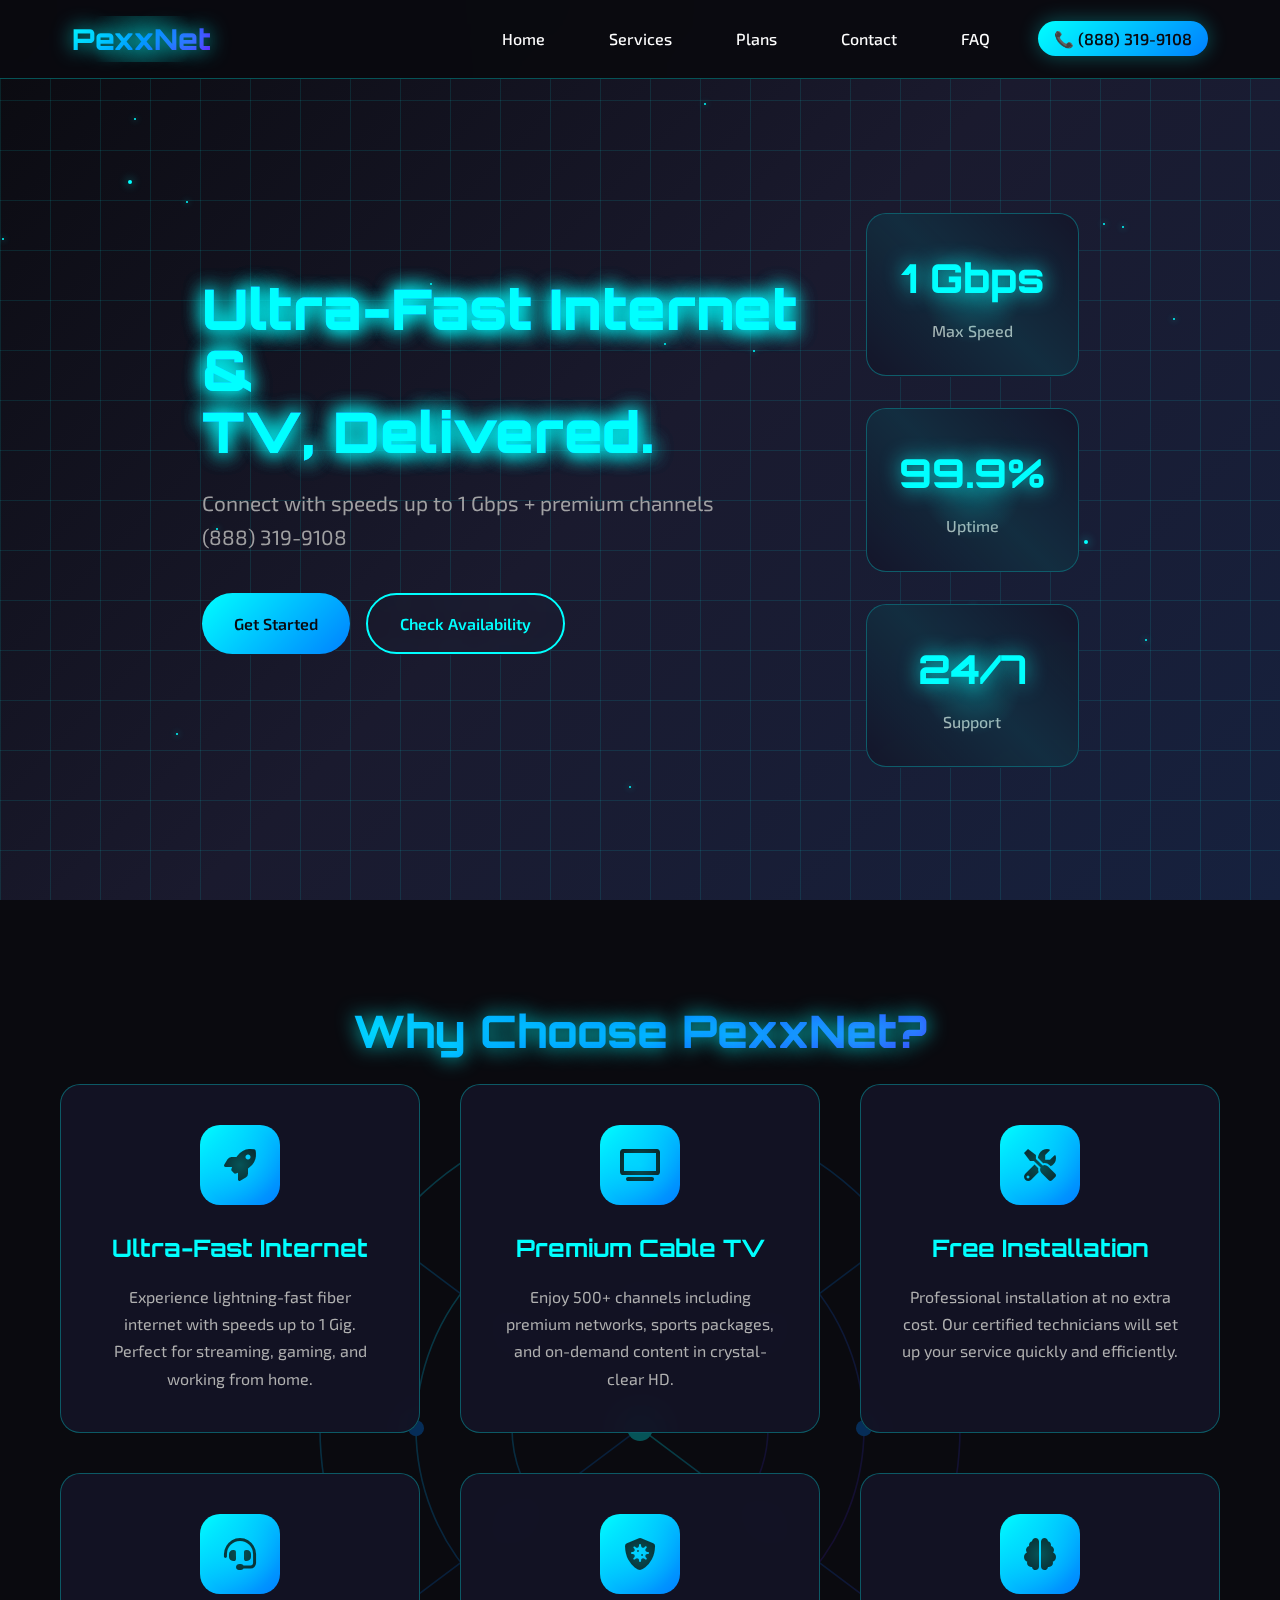
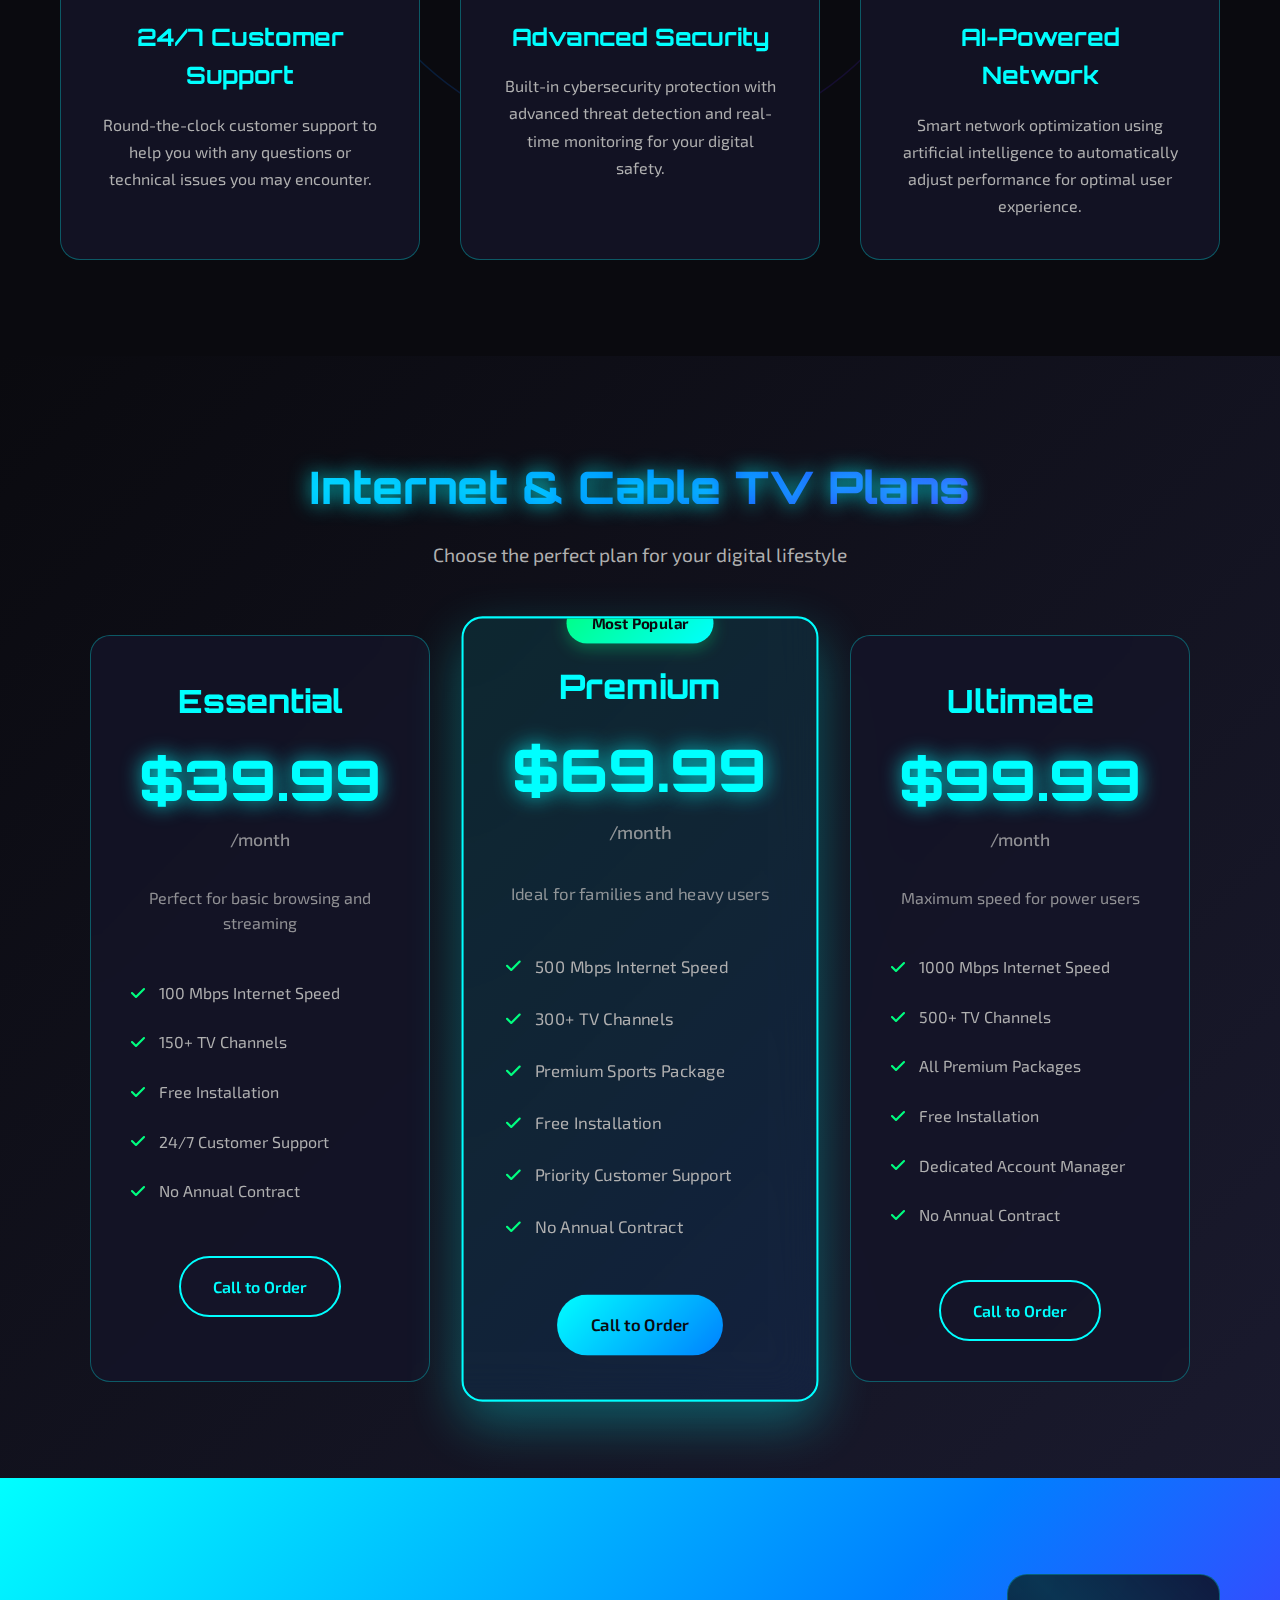
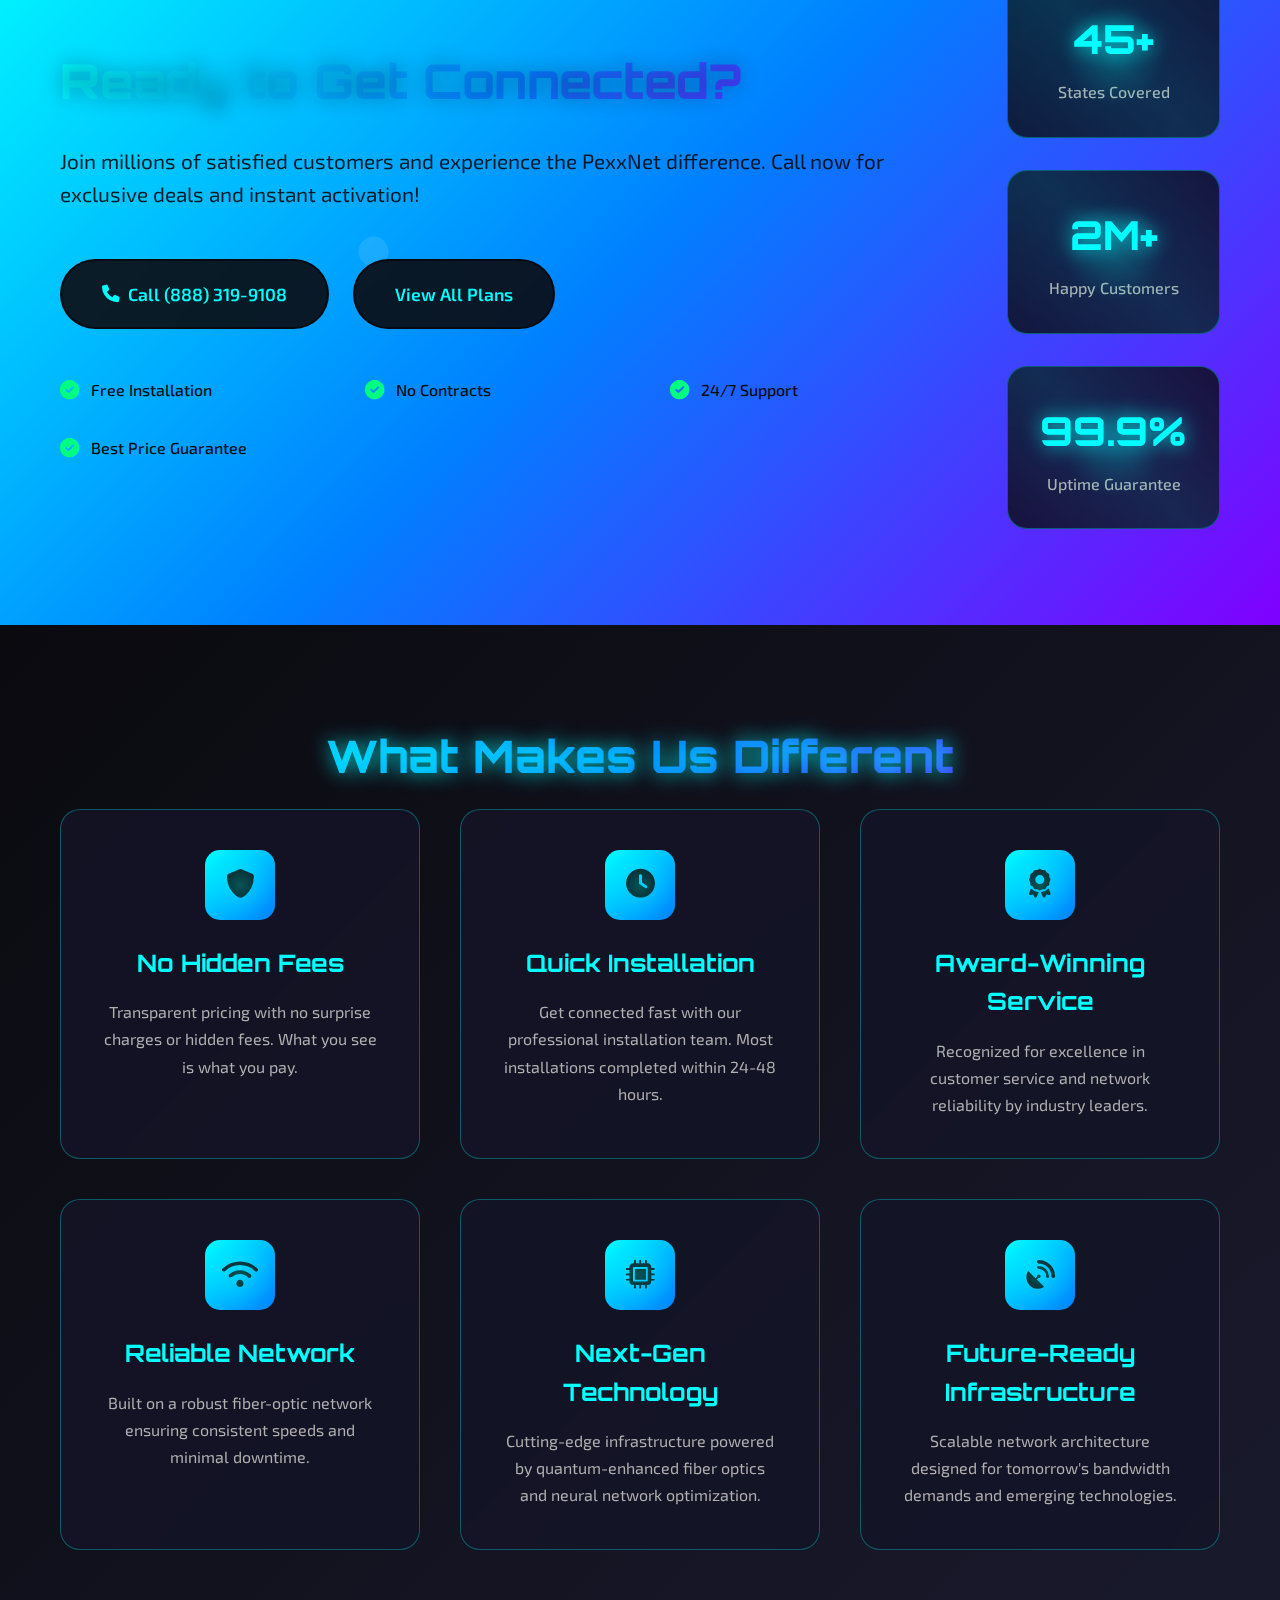
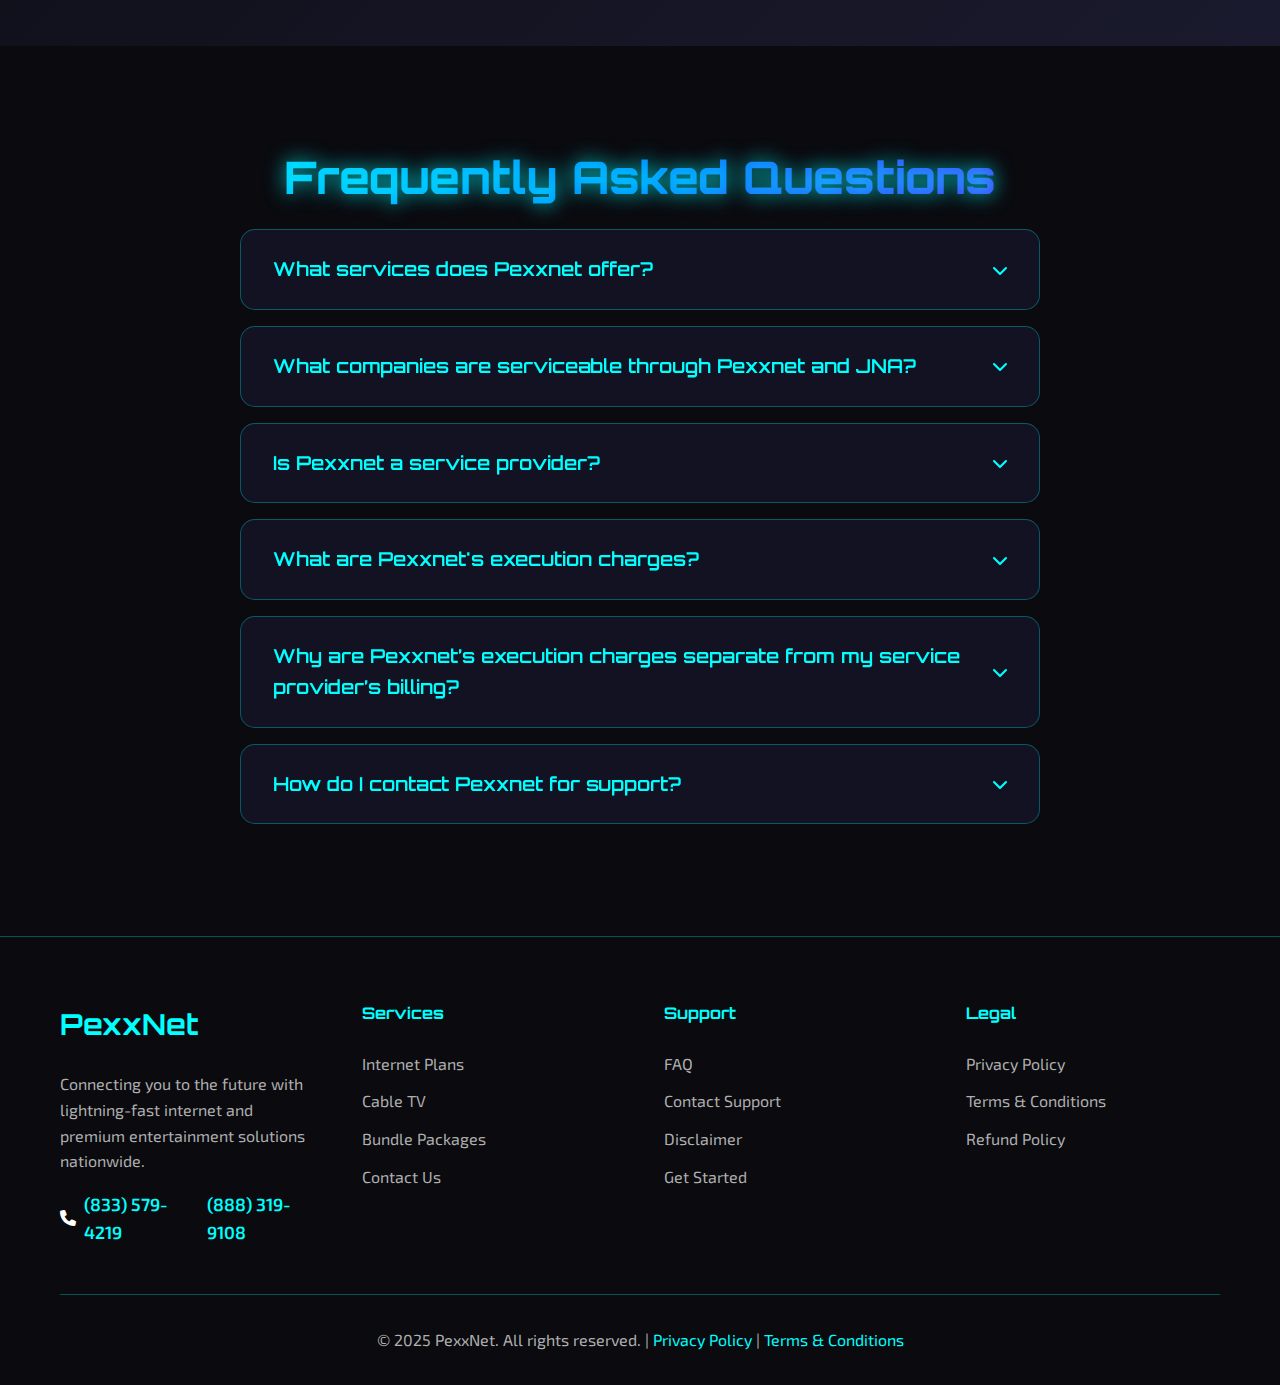
<file: index.html>
<!DOCTYPE html>
<html lang="en">

<head>
    <meta charset="UTF-8">
    <meta name="viewport" content="width=device-width, initial-scale=1.0">
    <title>PexxNet - High-Speed Internet & Cable TV Provider</title>
    <link rel="stylesheet" href="style.css">
    <link
        href="https://fonts.googleapis.com/css2?family=Orbitron:wght@400;500;600;700;800;900&family=Exo+2:wght@300;400;500;600;700;800&display=swap"
        rel="stylesheet">
    <link rel="stylesheet" href="https://cdnjs.cloudflare.com/ajax/libs/font-awesome/6.0.0/css/all.min.css">
    <!-- Google tag (gtag.js) -->
<script async src="https://www.googletagmanager.com/gtag/js?id=AW-16727919492"></script>
<script>
  window.dataLayer = window.dataLayer || [];
  function gtag(){dataLayer.push(arguments);}
  gtag('js', new Date());

  gtag('config', 'AW-16727919492');
</script>
</head>

<body>
    <!-- Navigation -->
    <nav class="navbar">
        <div class="nav-container">
            <div class="nav-logo">
                <h2>PexxNet</h2>
                <div class="logo-glow"></div>
            </div>
            <ul class="nav-menu">
                <li><a href="#home" class="nav-link">Home</a></li>
                <li><a href="#services" class="nav-link">Services</a></li>
                <li><a href="#plans" class="nav-link">Plans</a></li>
                <li><a href="#contact" class="nav-link">Contact</a></li>
                <li><a href="#faq" class="nav-link">FAQ</a></li>
                <li><a href="tel:+18883199108" class="nav-link phone-link">📞 (888) 319-9108 </a></li>
            </ul>
            <div class="nav-toggle">
                <span class="bar"></span>
                <span class="bar"></span>
                <span class="bar"></span>
            </div>
        </div>
    </nav>

    <!-- Hero Section -->
    <section id="home" class="hero">
        <div class="hero-bg">
            <div class="cyber-grid"></div>
            <div class="floating-particles"></div>
        </div>
        <div class="hero-container">
            <div class="hero-content">
                <h1 class="hero-title">
                    <span class="glitch" data-text="Ultra-Fast Internet &">Ultra-Fast Internet &</span>
                    <span class="glitch" data-text="TV, Delivered.">TV, Delivered.</span>
                </h1>
                <p class="hero-subtitle">Connect with speeds up to 1 Gbps + premium channels <br>
                    (888) 319-9108</p>
                <div class="hero-buttons">
                    <a href="tel:+18883199108" class="btn btn-primary cyber-btn">
                        <span>Get Started</span>
                        <div class="btn-glow"></div>
                    </a>
                    <a href="tel:+18883199108" class="btn btn-secondary cyber-btn">
                        <span>Check Availability</span>
                        <div class="btn-glow"></div>
                    </a>
                </div>
            </div>
            <div class="hero-stats">
                <div class="stat-card">
                    <div class="stat-number">1 Gbps</div>
                    <div class="stat-label">Max Speed</div>
                    <div class="stat-glow"></div>
                </div>
                <div class="stat-card">
                    <div class="stat-number">99.9%</div>
                    <div class="stat-label">Uptime</div>
                    <div class="stat-glow"></div>
                </div>
                <div class="stat-card">
                    <div class="stat-number">24/7</div>
                    <div class="stat-label">Support</div>
                    <div class="stat-glow"></div>
                </div>
            </div>
        </div>
    </section>

    <!-- Services Section with Spider Web -->
    <section id="services" class="services">
        <div class="spider-web-bg">
            <svg class="spider-web" viewBox="0 0 800 600">
                <defs>
                    <linearGradient id="webGradient" x1="0%" y1="0%" x2="100%" y2="100%">
                        <stop offset="0%" style="stop-color:#00ffff;stop-opacity:0.8" />
                        <stop offset="50%" style="stop-color:#0080ff;stop-opacity:0.6" />
                        <stop offset="100%" style="stop-color:#8000ff;stop-opacity:0.4" />
                    </linearGradient>
                </defs>
                <!-- Web structure -->
                <g class="web-lines" stroke="url(#webGradient)" stroke-width="1" fill="none">
                    <!-- Radial lines -->
                    <line x1="400" y1="300" x2="400" y2="50" class="web-line" />
                    <line x1="400" y1="300" x2="600" y2="150" class="web-line" />
                    <line x1="400" y1="300" x2="650" y2="300" class="web-line" />
                    <line x1="400" y1="300" x2="600" y2="450" class="web-line" />
                    <line x1="400" y1="300" x2="400" y2="550" class="web-line" />
                    <line x1="400" y1="300" x2="200" y2="450" class="web-line" />
                    <line x1="400" y1="300" x2="150" y2="300" class="web-line" />
                    <line x1="400" y1="300" x2="200" y2="150" class="web-line" />

                    <!-- Concentric circles -->
                    <circle cx="400" cy="300" r="80" class="web-circle" />
                    <circle cx="400" cy="300" r="140" class="web-circle" />
                    <circle cx="400" cy="300" r="200" class="web-circle" />
                </g>

                <!-- Nodes -->
                <g class="web-nodes">
                    <circle cx="400" cy="300" r="8" fill="#00ffff" class="center-node" />
                    <circle cx="400" cy="220" r="5" fill="#0080ff" class="web-node" />
                    <circle cx="480" cy="240" r="5" fill="#0080ff" class="web-node" />
                    <circle cx="540" cy="300" r="5" fill="#0080ff" class="web-node" />
                    <circle cx="480" cy="360" r="5" fill="#0080ff" class="web-node" />
                    <circle cx="400" cy="380" r="5" fill="#0080ff" class="web-node" />
                    <circle cx="320" cy="360" r="5" fill="#0080ff" class="web-node" />
                    <circle cx="260" cy="300" r="5" fill="#0080ff" class="web-node" />
                    <circle cx="320" cy="240" r="5" fill="#0080ff" class="web-node" />
                </g>
            </svg>
        </div>
        <div class="container">
            <h2 class="section-title cyber-title">Why Choose PexxNet?</h2>
            <div class="services-grid">
                <div class="service-card cyber-card">
                    <div class="service-icon">
                        <i class="fas fa-rocket"></i>
                        <div class="icon-glow"></div>
                    </div>
                    <h3>Ultra-Fast Internet</h3>
                    <p>Experience lightning-fast fiber internet with speeds up to 1 Gig. Perfect for streaming, gaming,
                        and working from home.</p>
                </div>
                <div class="service-card cyber-card">
                    <div class="service-icon">
                        <i class="fas fa-tv"></i>
                        <div class="icon-glow"></div>
                    </div>
                    <h3>Premium Cable TV</h3>
                    <p>Enjoy 500+ channels including premium networks, sports packages, and on-demand content in
                        crystal-clear HD.</p>
                </div>
                <div class="service-card cyber-card">
                    <div class="service-icon">
                        <i class="fas fa-tools"></i>
                        <div class="icon-glow"></div>
                    </div>
                    <h3>Free Installation</h3>
                    <p>Professional installation at no extra cost. Our certified technicians will set up your service
                        quickly and efficiently.</p>
                </div>
                <div class="service-card cyber-card">
                    <div class="service-icon">
                        <i class="fas fa-headset"></i>
                        <div class="icon-glow"></div>
                    </div>
                    <h3>24/7 Customer Support</h3>
                    <p>Round-the-clock customer support to help you with any questions or technical issues you may
                        encounter.</p>
                </div>
                <div class="service-card cyber-card">
                    <div class="service-icon">
                        <i class="fas fa-shield-virus"></i>
                        <div class="icon-glow"></div>
                    </div>
                    <h3>Advanced Security</h3>
                    <p>Built-in cybersecurity protection with advanced threat detection and real-time monitoring for
                        your digital safety.</p>
                </div>
                <div class="service-card cyber-card">
                    <div class="service-icon">
                        <i class="fas fa-brain"></i>
                        <div class="icon-glow"></div>
                    </div>
                    <h3>AI-Powered Network</h3>
                    <p>Smart network optimization using artificial intelligence to automatically adjust performance for
                        optimal user experience.</p>
                </div>
            </div>
        </div>
    </section>

    <!-- Plans Section -->
    <section id="plans" class="plans">
        <div class="container">
            <h2 class="section-title cyber-title">Internet & Cable TV Plans</h2>
            <p class="section-subtitle">Choose the perfect plan for your digital lifestyle</p>
            <div class="plans-grid">
                <div class="plan-card cyber-card">
                    <div class="plan-header">
                        <h3>Essential</h3>
                        <div class="plan-price">
                            <span class="price">$39.99</span>
                            <span class="period">/month</span>
                        </div>
                        <p class="plan-description">Perfect for basic browsing and streaming</p>
                    </div>
                    <div class="plan-features">
                        <ul>
                            <li><i class="fas fa-check"></i> 100 Mbps Internet Speed</li>
                            <li><i class="fas fa-check"></i> 150+ TV Channels</li>
                            <li><i class="fas fa-check"></i> Free Installation</li>
                            <li><i class="fas fa-check"></i> 24/7 Customer Support</li>
                            <li><i class="fas fa-check"></i> No Annual Contract</li>
                        </ul>
                    </div>
                    <a href="tel:+18883199108" class="btn btn-outline cyber-btn">
                        <span>Call to Order</span>
                        <div class="btn-glow"></div>
                    </a>
                </div>
                <div class="plan-card featured cyber-card">
                    <div class="plan-badge">Most Popular</div>
                    <div class="plan-header">
                        <h3>Premium</h3>
                        <div class="plan-price">
                            <span class="price">$69.99</span>
                            <span class="period">/month</span>
                        </div>
                        <p class="plan-description">Ideal for families and heavy users</p>
                    </div>
                    <div class="plan-features">
                        <ul>
                            <li><i class="fas fa-check"></i> 500 Mbps Internet Speed</li>
                            <li><i class="fas fa-check"></i> 300+ TV Channels</li>
                            <li><i class="fas fa-check"></i> Premium Sports Package</li>
                            <li><i class="fas fa-check"></i> Free Installation</li>
                            <li><i class="fas fa-check"></i> Priority Customer Support</li>
                            <li><i class="fas fa-check"></i> No Annual Contract</li>
                        </ul>
                    </div>
                    <a href="tel:+18883199108" class="btn btn-primary cyber-btn">
                        <span>Call to Order</span>
                        <div class="btn-glow"></div>
                    </a>
                </div>
                <div class="plan-card cyber-card">
                    <div class="plan-header">
                        <h3>Ultimate</h3>
                        <div class="plan-price">
                            <span class="price">$99.99</span>
                            <span class="period">/month</span>
                        </div>
                        <p class="plan-description">Maximum speed for power users</p>
                    </div>
                    <div class="plan-features">
                        <ul>
                            <li><i class="fas fa-check"></i> 1000 Mbps Internet Speed</li>
                            <li><i class="fas fa-check"></i> 500+ TV Channels</li>
                            <li><i class="fas fa-check"></i> All Premium Packages</li>
                            <li><i class="fas fa-check"></i> Free Installation</li>
                            <li><i class="fas fa-check"></i> Dedicated Account Manager</li>
                            <li><i class="fas fa-check"></i> No Annual Contract</li>
                        </ul>
                    </div>
                    <a href="tel:+18883199108" class="btn btn-outline cyber-btn">
                        <span>Call to Order</span>
                        <div class="btn-glow"></div>
                    </a>
                </div>
            </div>
        </div>
    </section>

    <!-- Contact Section -->
    <section id="contact" class="contact">
        <div class="container">
            <div class="contact-content">
                <div class="contact-text">
                    <h2 class="cyber-title">Ready to Get Connected?</h2>
                    <p>Join millions of satisfied customers and experience the PexxNet difference. Call now for
                        exclusive deals and instant activation!</p>
                    <div class="contact-buttons">
                        <a href="tel:+18883199108" class="btn btn-primary btn-large cyber-btn">
                            <i class="fas fa-phone"></i>
                            <span>Call (888) 319-9108</span>
                            <div class="btn-glow"></div>
                        </a>
                        <a href="+18883199108" class="btn btn-secondary btn-large cyber-btn">
                            <span>View All Plans</span>
                            <div class="btn-glow"></div>
                        </a>
                    </div>
                    <div class="contact-features">
                        <div class="contact-feature">
                            <i class="fas fa-check-circle"></i>
                            <span>Free Installation</span>
                        </div>
                        <div class="contact-feature">
                            <i class="fas fa-check-circle"></i>
                            <span>No Contracts</span>
                        </div>
                        <div class="contact-feature">
                            <i class="fas fa-check-circle"></i>
                            <span>24/7 Support</span>
                        </div>
                        <div class="contact-feature">
                            <i class="fas fa-check-circle"></i>
                            <span>Best Price Guarantee</span>
                        </div>
                    </div>
                </div>
                <div class="contact-stats">
                    <div class="stat-card">
                        <div class="stat-number">45+</div>
                        <div class="stat-label">States Covered</div>
                        <div class="stat-glow"></div>
                    </div>
                    <div class="stat-card">
                        <div class="stat-number">2M+</div>
                        <div class="stat-label">Happy Customers</div>
                        <div class="stat-glow"></div>
                    </div>
                    <div class="stat-card">
                        <div class="stat-number">99.9%</div>
                        <div class="stat-label">Uptime Guarantee</div>
                        <div class="stat-glow"></div>
                    </div>
                </div>
            </div>
        </div>
    </section>



    <!-- Features Section -->
    <section class="features">
        <div class="container">
            <h2 class="section-title cyber-title">What Makes Us Different</h2>
            <div class="features-grid">
                <div class="feature-card cyber-card">
                    <div class="feature-icon">
                        <i class="fas fa-shield-alt"></i>
                        <div class="icon-glow"></div>
                    </div>
                    <h3>No Hidden Fees</h3>
                    <p>Transparent pricing with no surprise charges or hidden fees. What you see is what you pay.</p>
                </div>
                <div class="feature-card cyber-card">
                    <div class="feature-icon">
                        <i class="fas fa-clock"></i>
                        <div class="icon-glow"></div>
                    </div>
                    <h3>Quick Installation</h3>
                    <p>Get connected fast with our professional installation team. Most installations completed within
                        24-48 hours.</p>
                </div>
                <div class="feature-card cyber-card">
                    <div class="feature-icon">
                        <i class="fas fa-award"></i>
                        <div class="icon-glow"></div>
                    </div>
                    <h3>Award-Winning Service</h3>
                    <p>Recognized for excellence in customer service and network reliability by industry leaders.</p>
                </div>
                <div class="feature-card cyber-card">
                    <div class="feature-icon">
                        <i class="fas fa-wifi"></i>
                        <div class="icon-glow"></div>
                    </div>
                    <h3>Reliable Network</h3>
                    <p>Built on a robust fiber-optic network ensuring consistent speeds and minimal downtime.</p>
                </div>
                <div class="feature-card cyber-card">
                    <div class="feature-icon">
                        <i class="fas fa-microchip"></i>
                        <div class="icon-glow"></div>
                    </div>
                    <h3>Next-Gen Technology</h3>
                    <p>Cutting-edge infrastructure powered by quantum-enhanced fiber optics and neural network
                        optimization.</p>
                </div>
                <div class="feature-card cyber-card">
                    <div class="feature-icon">
                        <i class="fas fa-satellite-dish"></i>
                        <div class="icon-glow"></div>
                    </div>
                    <h3>Future-Ready Infrastructure</h3>
                    <p>Scalable network architecture designed for tomorrow's bandwidth demands and emerging
                        technologies.</p>
                </div>
            </div>
        </div>
    </section>

    <!-- FAQ Section -->
    <section id="faq" class="faq">
        <div class="container">
            <h2 class="section-title cyber-title">Frequently Asked Questions</h2>
            <div class="faq-container">
                <div class="faq-item cyber-card">
                    <div class="faq-question">
                        <h3>What services does Pexxnet offer?</h3>
                        <i class="fas fa-chevron-down"></i>
                    </div>
                    <div class="faq-answer">
                        <p>Pexxnet provides a range of connectivity solutions, including high-speed internet, cellular
                            plans, bundled packages, and streaming services. As a certified JNA dealer, we offer
                            services from top providers, ensuring you have access to the best options for your home or
                            business.</p>
                    </div>
                </div>
                <div class="faq-item cyber-card">
                    <div class="faq-question">
                        <h3>What companies are serviceable through Pexxnet and JNA?</h3>
                        <i class="fas fa-chevron-down"></i>
                    </div>
                    <div class="faq-answer">
                        <p>As a certified JNA dealer, Pexxnet offers services from leading companies, including:</p>
                        <ul>
                            <li>AT&amp;T</li>
                            <li>Verizon</li>
                            <li>Spectrum</li>
                            <li>Comcast Xfinity</li>
                            <li>Frontier</li>
                            <li>HughesNet</li>
                            <li>CenturyLink</li>
                            <li>...and many more.</li>
                        </ul>
                        <p>Through our partnerships, we ensure you have access to reliable and diverse service options.
                        </p>
                    </div>
                </div>
                <div class="faq-item cyber-card">
                    <div class="faq-question">
                        <h3>Is Pexxnet a service provider?</h3>
                        <i class="fas fa-chevron-down"></i>
                    </div>
                    <div class="faq-answer">
                        <p>Pexxnet is an authorized dealer and certified retailer, but we are not a direct service
                            provider. We work with leading service providers like those listed above to connect you to
                            their offerings, ensuring you receive the best possible service.</p>
                    </div>
                </div>
                <div class="faq-item cyber-card">
                    <div class="faq-question">
                        <h3>What are Pexxnet's execution charges?</h3>
                        <i class="fas fa-chevron-down"></i>
                    </div>
                    <div class="faq-answer">
                        <p>Pexxnet charges for its execution services, which include setting up new connections,
                            processing bill payments, plan upgrades, account cancellations, and other administrative
                            tasks. These charges range from $49.99 to $199.99, depending on the service request, and are
                            separate from the billing charges of the service providers you’re signed up with.</p>
                    </div>
                </div>
                <div class="faq-item cyber-card">
                    <div class="faq-question">
                        <h3>Why are Pexxnet’s execution charges separate from my service provider’s billing?</h3>
                        <i class="fas fa-chevron-down"></i>
                    </div>
                    <div class="faq-answer">
                        <p>As a separate entity, Pexxnet handles the execution of your service requests independently.
                            Our charges cover the work required to manage and complete requests like plan upgrades, new
                            installations, or account changes. These execution fees are distinct from your provider’s
                            billing, which covers your actual internet, cellular, or streaming service.</p>
                    </div>
                </div>
                <div class="faq-item cyber-card">
                    <div class="faq-question">
                        <h3>How do I contact Pexxnet for support?</h3>
                        <i class="fas fa-chevron-down"></i>
                    </div>
                    <div class="faq-answer">
                        <p>You can reach out to our customer support team through the contact form on our website or by
                            calling us directly on the number below. Our team is available to assist you with any
                            inquiries, service requests, or troubleshooting needs.</p>
                    </div>
                </div>
            </div>
        </div>
    </section>

    <!-- Footer -->
    <footer class="footer">
        <div class="container">
            <div class="footer-content">
                <div class="footer-section">
                    <h3>PexxNet</h3>
                    <p>Connecting you to the future with lightning-fast internet and premium entertainment solutions
                        nationwide.</p>
                    <div class="footer-phone">
                        <i class="fas fa-phone"></i>
                        <a href="tel:+18335794219">(833) 579-4219</a><br>
                           <a href="tel:+18883199108">(888) 319-9108</a>
                    </div>
                </div>
                <div class="footer-section">
                    <h4>Services</h4>
                    <ul>
                        <li><a href="#plans">Internet Plans</a></li>
                        <li><a href="#plans">Cable TV</a></li>
                        <li><a href="#services">Bundle Packages</a></li>
                        <li><a href="#contact">Contact Us</a></li>
                    </ul>
                </div>
                <div class="footer-section">
                    <h4>Support</h4>
                    <ul>
                        <li><a href="#faq">FAQ</a></li>
                        <li><a href="tel:+18335794219">Contact Support</a></li>
                        <li><a href="disclaimer.html">Disclaimer</a></li>
                        <li><a href="#contact">Get Started</a></li>
                    </ul>
                </div>
                <div class="footer-section">
                    <h4>Legal</h4>
                    <ul>
                        <li><a href="privacy-policy.html">Privacy Policy</a></li>
                        <li><a href="terms-conditions.html">Terms & Conditions</a></li>
                        <li><a href="refund-policy.html">Refund Policy</a></li>

                    </ul>
                </div>
            </div>
            <div class="footer-bottom">
                <p>&copy; 2025 PexxNet. All rights reserved. | <a href="privacy-policy.html">Privacy Policy</a> | <a
                        href="terms-conditions.html">Terms & Conditions</a></p>
            </div>
        </div>
    </footer>

    <script src="main.js"></script>
</body>

</html>
</file>
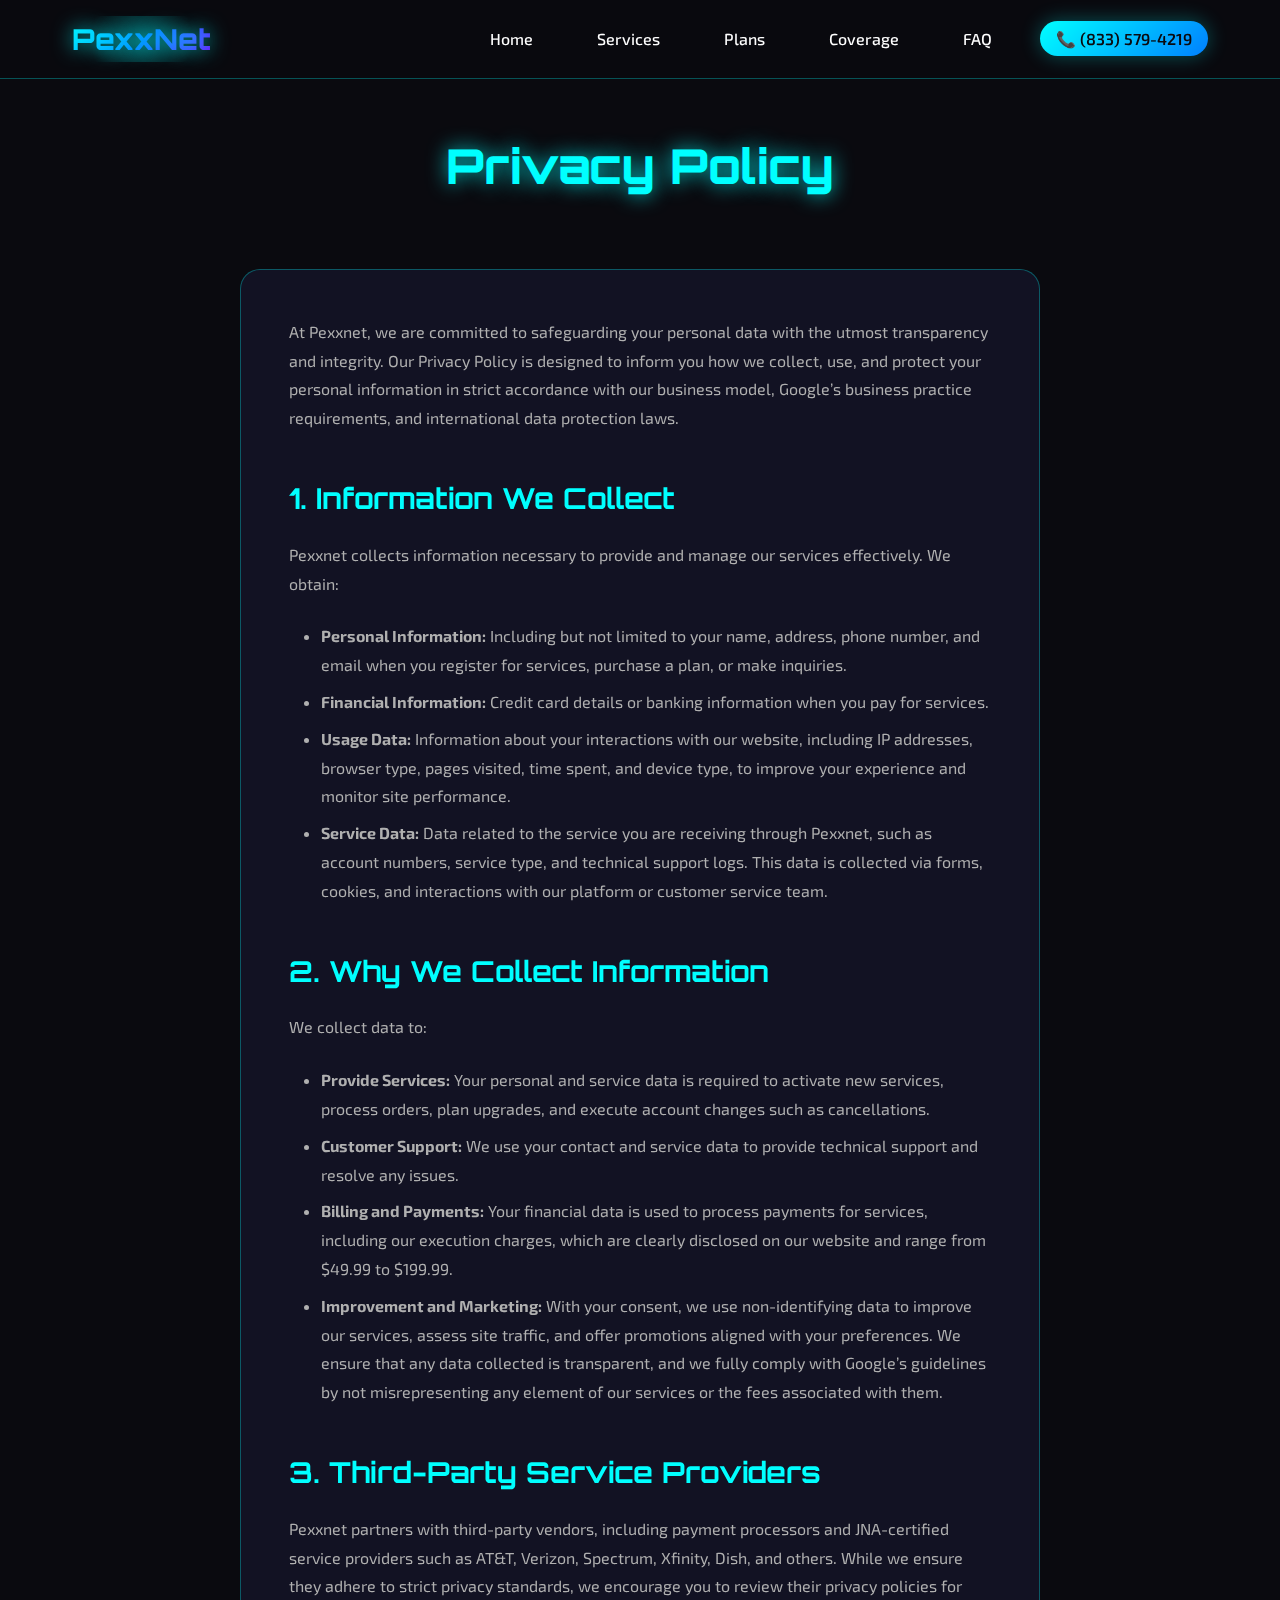
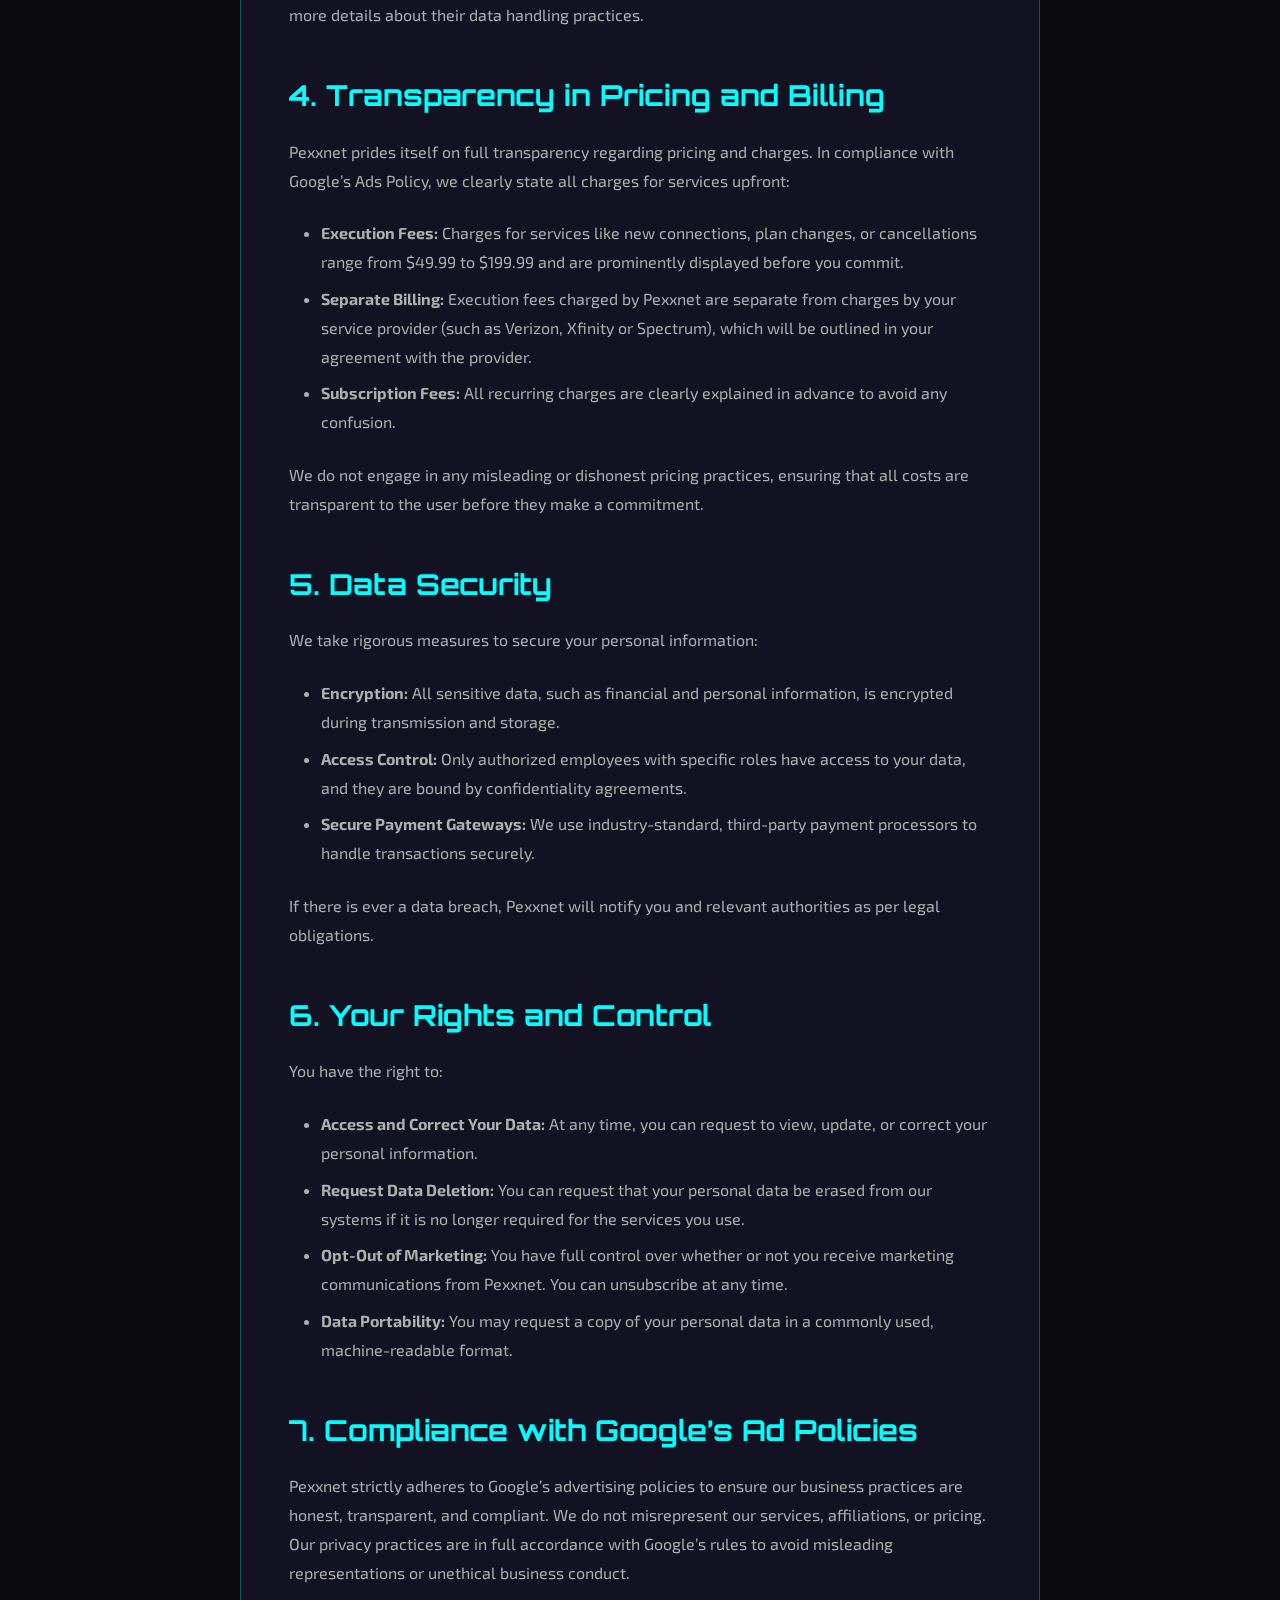
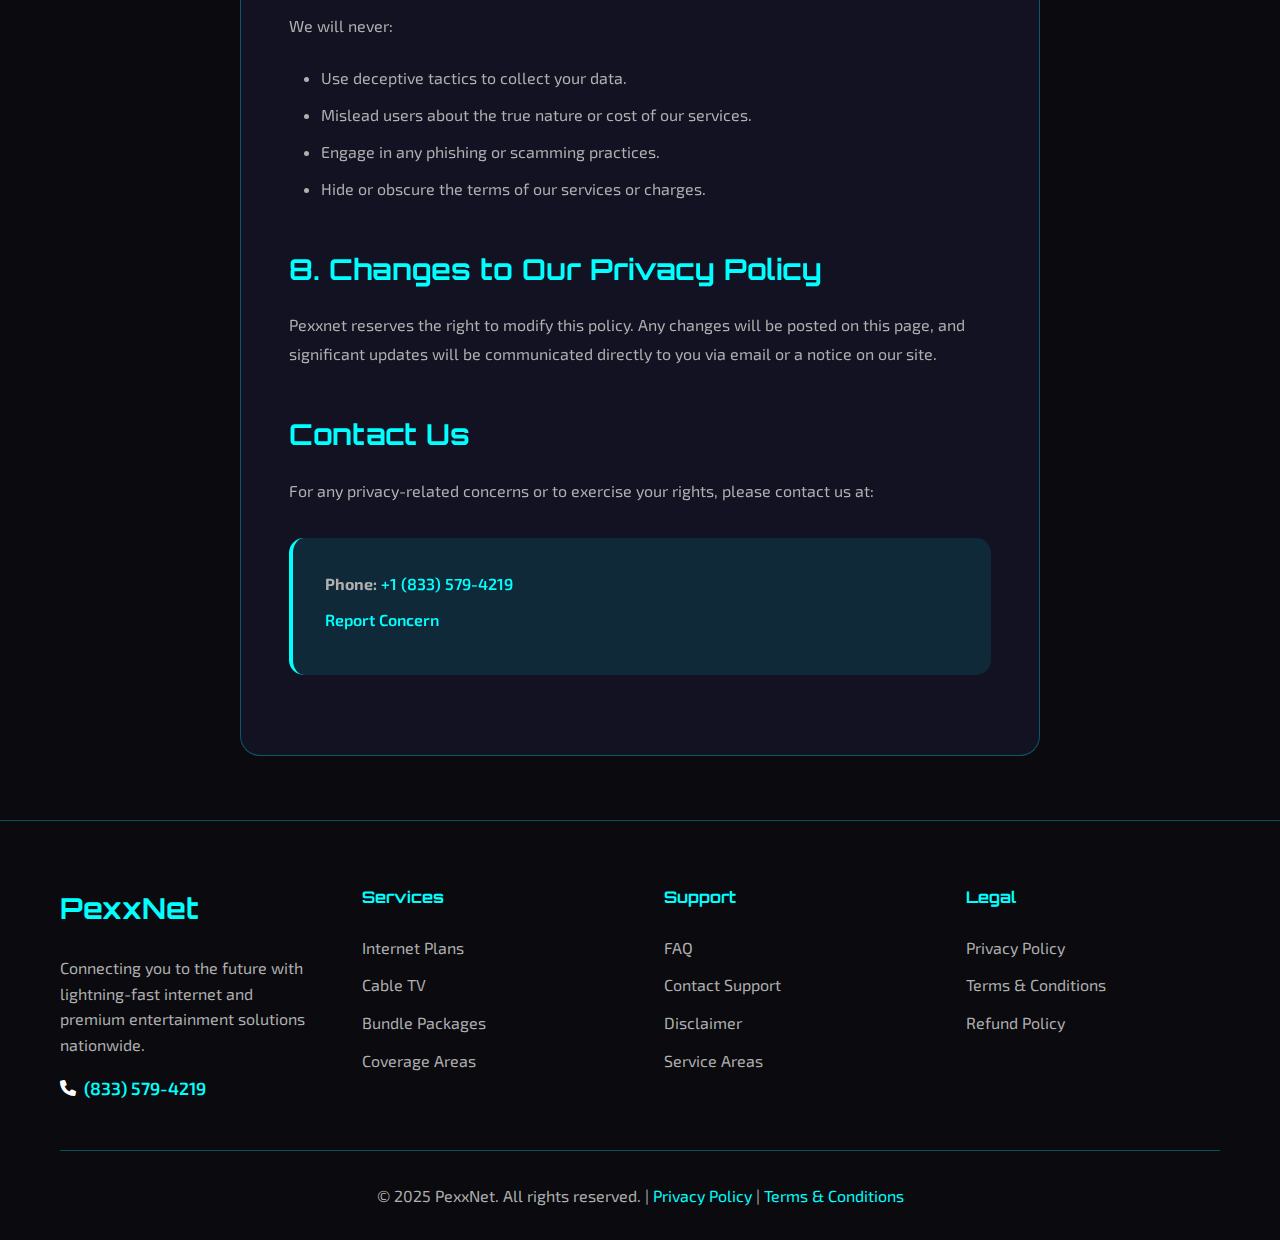
<file: privacy-policy.html>
<!DOCTYPE html>
<html lang="en">

<head>
    <meta charset="UTF-8">
    <meta name="viewport" content="width=device-width, initial-scale=1.0">
    <title>Privacy Policy - PexxNet</title>
    <link rel="stylesheet" href="style.css">
    <link
        href="https://fonts.googleapis.com/css2?family=Orbitron:wght@400;500;600;700;800;900&family=Exo+2:wght@300;400;500;600;700;800&display=swap"
        rel="stylesheet">
    <link rel="stylesheet" href="https://cdnjs.cloudflare.com/ajax/libs/font-awesome/6.0.0/css/all.min.css">
</head>

<body>
    <!-- Navigation -->
    <nav class="navbar">
        <div class="nav-container">
            <div class="nav-logo">
                <a href="index.html">
                    <h2>PexxNet</h2>
                </a>
                <div class="logo-glow"></div>
            </div>
            <ul class="nav-menu">
                <li><a href="index.html" class="nav-link">Home</a></li>
                <li><a href="index.html#services" class="nav-link">Services</a></li>
                <li><a href="index.html#plans" class="nav-link">Plans</a></li>
                <li><a href="index.html#coverage" class="nav-link">Coverage</a></li>
                <li><a href="index.html#faq" class="nav-link">FAQ</a></li>
                <li><a href="tel:+18335794219" class="nav-link phone-link">📞 (833) 579-4219</a></li>
            </ul>
            <div class="nav-toggle">
                <span class="bar"></span>
                <span class="bar"></span>
                <span class="bar"></span>
            </div>
        </div>
    </nav>

    <!-- Legal Page Content -->
    <section class="legal-page">
        <div class="container">
            <div class="legal-header">
                <h1>Privacy Policy</h1>
            </div>
            <div class="legal-content">
                <p>At Pexxnet, we are committed to safeguarding your personal data with the utmost transparency and
                    integrity. Our Privacy Policy is designed to inform you how we collect, use, and protect your
                    personal
                    information in strict accordance with our business model, Google’s business practice requirements,
                    and
                    international data protection laws.</p>

                <h2>1. Information We Collect</h2>
                <p>Pexxnet collects information necessary to provide and manage our services effectively. We obtain:</p>
                <ul>
                    <li><strong>Personal Information:</strong> Including but not limited to your name, address, phone
                        number, and email when you register for services, purchase a plan, or make inquiries.</li>
                    <li><strong>Financial Information:</strong> Credit card details or banking information when you pay
                        for
                        services.</li>
                    <li><strong>Usage Data:</strong> Information about your interactions with our website, including IP
                        addresses, browser type, pages visited, time spent, and device type, to improve your experience
                        and
                        monitor site performance.</li>
                    <li><strong>Service Data:</strong> Data related to the service you are receiving through Pexxnet,
                        such
                        as account numbers, service type, and technical support logs. This data is collected via forms,
                        cookies, and interactions with our platform or customer service team.</li>
                </ul>

                <h2>2. Why We Collect Information</h2>
                <p>We collect data to:</p>
                <ul>
                    <li><strong>Provide Services:</strong> Your personal and service data is required to activate new
                        services, process orders, plan upgrades, and execute account changes such as cancellations.</li>
                    <li><strong>Customer Support:</strong> We use your contact and service data to provide technical
                        support
                        and resolve any issues.</li>
                    <li><strong>Billing and Payments:</strong> Your financial data is used to process payments for
                        services,
                        including our execution charges, which are clearly disclosed on our website and range from
                        $49.99 to
                        $199.99.</li>
                    <li><strong>Improvement and Marketing:</strong> With your consent, we use non-identifying data to
                        improve our services, assess site traffic, and offer promotions aligned with your preferences.
                        We
                        ensure that any data collected is transparent, and we fully comply with Google’s guidelines by
                        not
                        misrepresenting any element of our services or the fees associated with them.</li>
                </ul>

                <h2>3. Third-Party Service Providers</h2>
                <p>Pexxnet partners with third-party vendors, including payment processors and JNA-certified service
                    providers such as AT&amp;T, Verizon, Spectrum, Xfinity, Dish, and others. While we ensure they
                    adhere to
                    strict privacy standards, we encourage you to review their privacy policies for more details about
                    their
                    data handling practices.</p>

                <h2>4. Transparency in Pricing and Billing</h2>
                <p>Pexxnet prides itself on full transparency regarding pricing and charges. In compliance with Google’s
                    Ads
                    Policy, we clearly state all charges for services upfront:</p>
                <ul>
                    <li><strong>Execution Fees:</strong> Charges for services like new connections, plan changes, or
                        cancellations range from $49.99 to $199.99 and are prominently displayed before you commit.</li>
                    <li><strong>Separate Billing:</strong> Execution fees charged by Pexxnet are separate from charges
                        by
                        your service provider (such as Verizon, Xfinity or Spectrum), which will be outlined in your
                        agreement with the provider.</li>
                    <li><strong>Subscription Fees:</strong> All recurring charges are clearly explained in advance to
                        avoid
                        any confusion.</li>
                </ul>
                <p>We do not engage in any misleading or dishonest pricing practices, ensuring that all costs are
                    transparent to the user before they make a commitment.</p>

                <h2>5. Data Security</h2>
                <p>We take rigorous measures to secure your personal information:</p>
                <ul>
                    <li><strong>Encryption:</strong> All sensitive data, such as financial and personal information, is
                        encrypted during transmission and storage.</li>
                    <li><strong>Access Control:</strong> Only authorized employees with specific roles have access to
                        your
                        data, and they are bound by confidentiality agreements.</li>
                    <li><strong>Secure Payment Gateways:</strong> We use industry-standard, third-party payment
                        processors
                        to handle transactions securely.</li>
                </ul>
                <p>If there is ever a data breach, Pexxnet will notify you and relevant authorities as per legal
                    obligations.</p>

                <h2>6. Your Rights and Control</h2>
                <p>You have the right to:</p>
                <ul>
                    <li><strong>Access and Correct Your Data:</strong> At any time, you can request to view, update, or
                        correct your personal information.</li>
                    <li><strong>Request Data Deletion:</strong> You can request that your personal data be erased from
                        our
                        systems if it is no longer required for the services you use.</li>
                    <li><strong>Opt-Out of Marketing:</strong> You have full control over whether or not you receive
                        marketing communications from Pexxnet. You can unsubscribe at any time.</li>
                    <li><strong>Data Portability:</strong> You may request a copy of your personal data in a commonly
                        used,
                        machine-readable format.</li>
                </ul>

                <h2>7. Compliance with Google’s Ad Policies</h2>
                <p>Pexxnet strictly adheres to Google’s advertising policies to ensure our business practices are
                    honest,
                    transparent, and compliant. We do not misrepresent our services, affiliations, or pricing. Our
                    privacy
                    practices are in full accordance with Google’s rules to avoid misleading representations or
                    unethical
                    business conduct.</p>
                <p>We will never:</p>
                <ul>
                    <li>Use deceptive tactics to collect your data.</li>
                    <li>Mislead users about the true nature or cost of our services.</li>
                    <li>Engage in any phishing or scamming practices.</li>
                    <li>Hide or obscure the terms of our services or charges.</li>
                </ul>

                <h2>8. Changes to Our Privacy Policy</h2>
                <p>Pexxnet reserves the right to modify this policy. Any changes will be posted on this page, and
                    significant updates will be communicated directly to you via email or a notice on our site.</p>

                <h2>Contact Us</h2>
                <p>For any privacy-related concerns or to exercise your rights, please contact us at:</p>
                <div class="contact-info">
                    <p><strong>Phone:</strong> <a href="tel:+18335794219">+1 (833) 579-4219</a></p>
                    <p><a href="mailto:support@pexxnet.com" class="report-concern-btn">Report Concern</a></p>
                </div>
            </div>
        </div>
    </section>

    <!-- Footer -->
    <footer class="footer">
        <div class="container">
            <div class="footer-content">
                <div class="footer-section">
                    <h3>PexxNet</h3>
                    <p>Connecting you to the future with lightning-fast internet and premium entertainment solutions
                        nationwide.</p>
                    <div class="footer-phone">
                        <i class="fas fa-phone"></i>
                        <a href="tel:+18335794219">(833) 579-4219</a>
                    </div>
                </div>
                <div class="footer-section">
                    <h4>Services</h4>
                    <ul>
                        <li><a href="index.html#plans">Internet Plans</a></li>
                        <li><a href="index.html#plans">Cable TV</a></li>
                        <li><a href="index.html#services">Bundle Packages</a></li>
                        <li><a href="index.html#coverage">Coverage Areas</a></li>
                    </ul>
                </div>
                <div class="footer-section">
                    <h4>Support</h4>
                    <ul>
                        <li><a href="index.html#faq">FAQ</a></li>
                        <li><a href="tel:+18335794219">Contact Support</a></li>
                        <li><a href="disclaimer.html">Disclaimer</a></li>
                        <li><a href="index.html#coverage">Service Areas</a></li>
                    </ul>
                </div>
                <div class="footer-section">
                    <h4>Legal</h4>
                    <ul>
                        <li><a href="privacy-policy.html">Privacy Policy</a></li>
                        <li><a href="terms-conditions.html">Terms & Conditions</a></li>
                        <li><a href="refund-policy.html">Refund Policy</a></li>

                    </ul>
                </div>
            </div>
            <div class="footer-bottom">
                <p>&copy; 2025 PexxNet. All rights reserved. | <a href="privacy-policy.html">Privacy Policy</a> | <a
                        href="terms-conditions.html">Terms & Conditions</a></p>
            </div>
        </div>
    </footer>

    <script src="main.js"></script>
</body>

</html>
</file>
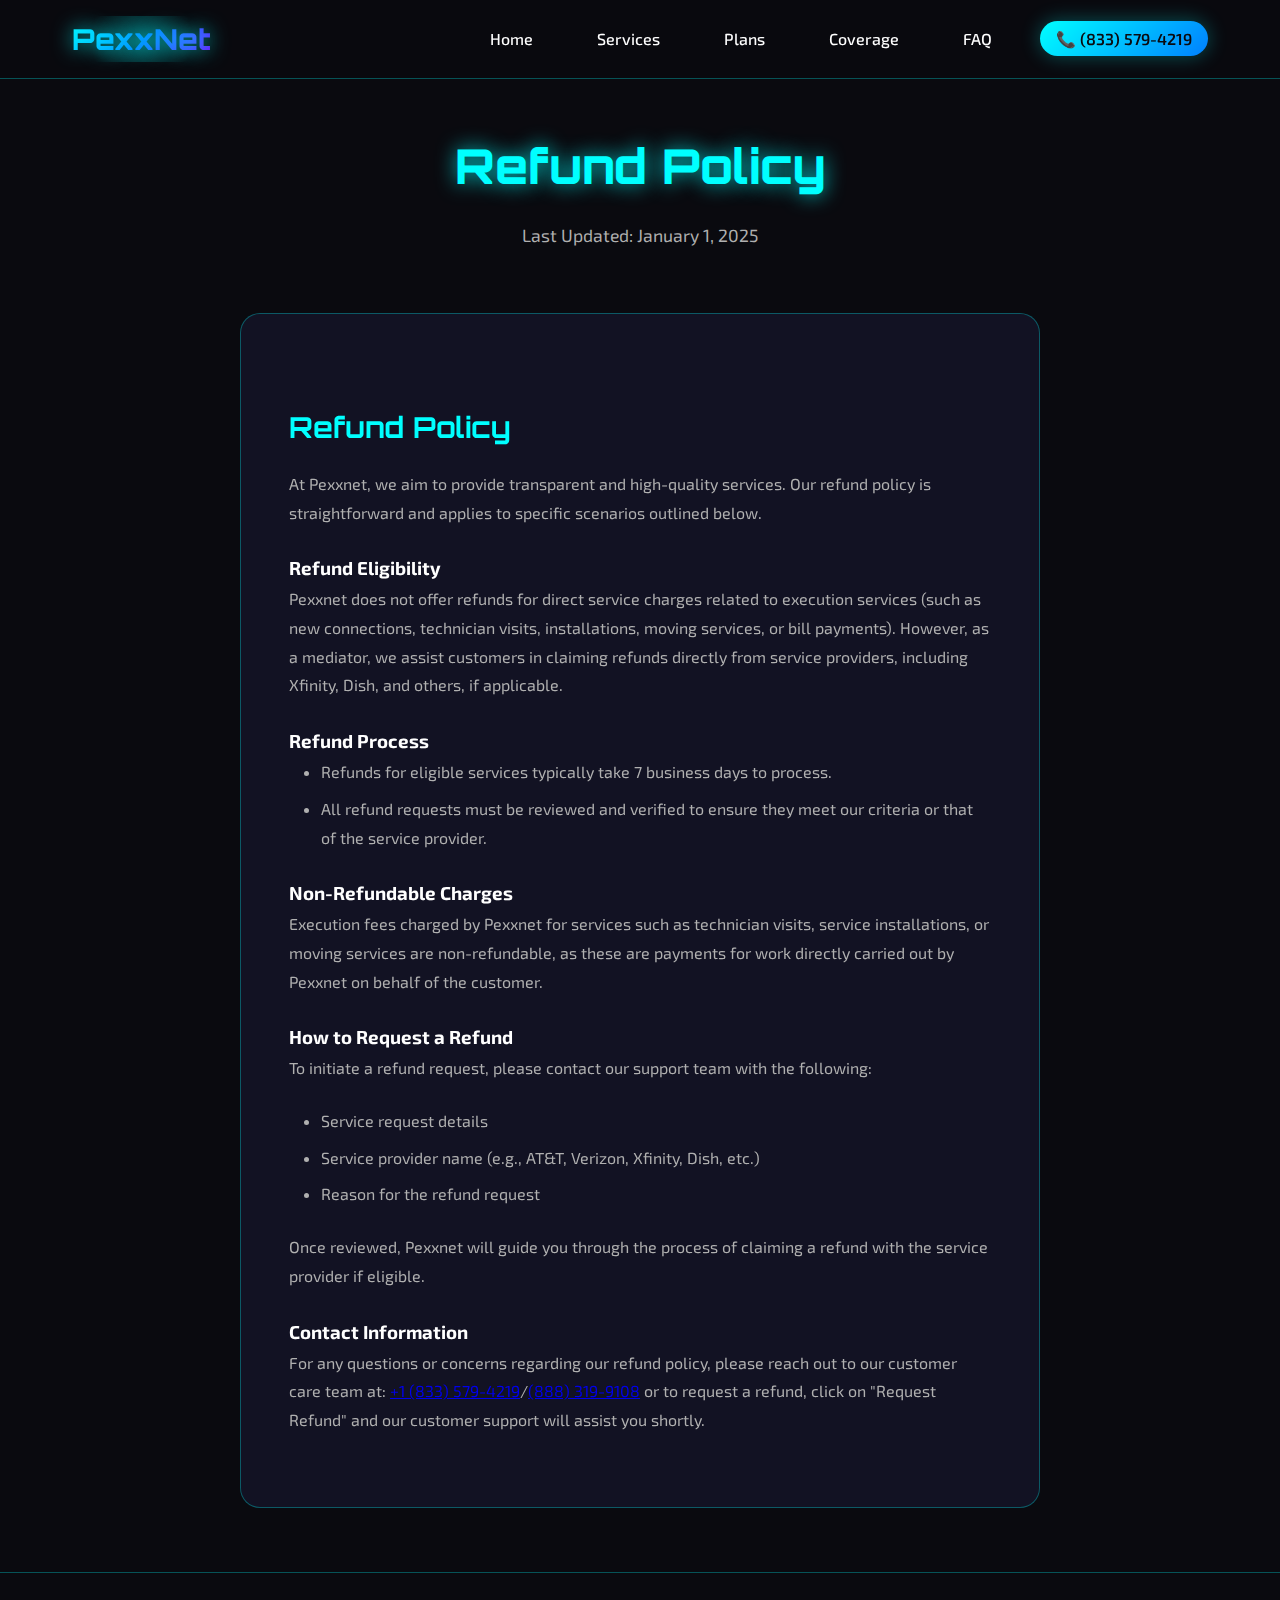
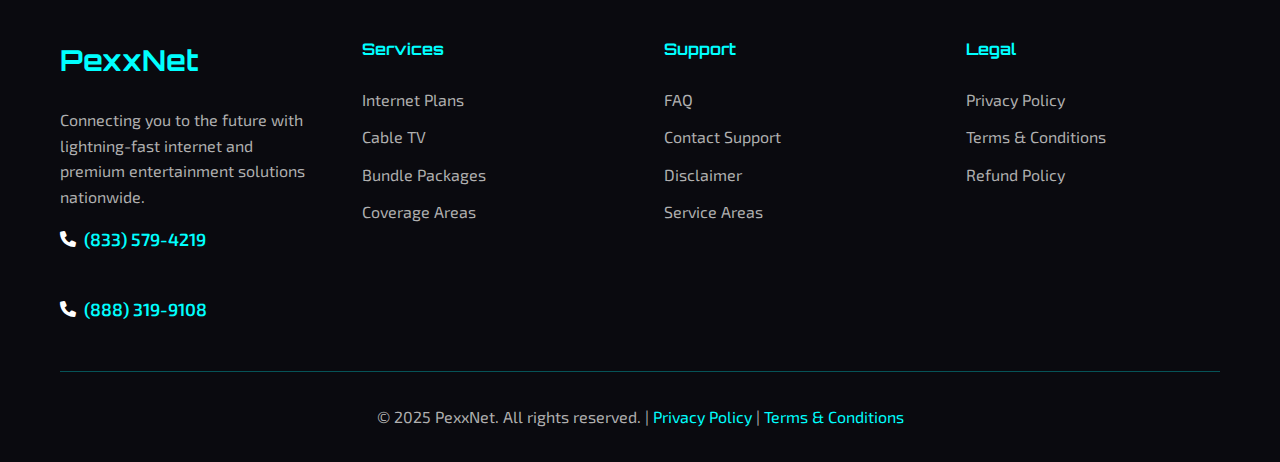
<file: refund-policy.html>
<!DOCTYPE html>
<html lang="en">

<head>
    <meta charset="UTF-8">
    <meta name="viewport" content="width=device-width, initial-scale=1.0">
    <title>Refund Policy - PexxNet</title>
    <link rel="stylesheet" href="style.css">
    <link
        href="https://fonts.googleapis.com/css2?family=Orbitron:wght@400;500;600;700;800;900&family=Exo+2:wght@300;400;500;600;700;800&display=swap"
        rel="stylesheet">
    <link rel="stylesheet" href="https://cdnjs.cloudflare.com/ajax/libs/font-awesome/6.0.0/css/all.min.css">
</head>

<body>
    <!-- Navigation -->
    <nav class="navbar">
        <div class="nav-container">
            <div class="nav-logo">
                <a href="index.html">
                    <h2>PexxNet</h2>
                </a>
                <div class="logo-glow"></div>
            </div>
            <ul class="nav-menu">
                <li><a href="index.html" class="nav-link">Home</a></li>
                <li><a href="index.html#services" class="nav-link">Services</a></li>
                <li><a href="index.html#plans" class="nav-link">Plans</a></li>
                <li><a href="index.html#coverage" class="nav-link">Coverage</a></li>
                <li><a href="index.html#faq" class="nav-link">FAQ</a></li>
                <li><a href="tel:+18335794219" class="nav-link phone-link">📞 (833) 579-4219</a></li>
            </ul>
            <div class="nav-toggle">
                <span class="bar"></span>
                <span class="bar"></span>
                <span class="bar"></span>
            </div>
        </div>
    </nav>

    <!-- Legal Page Content -->
    <section class="legal-page">
        <div class="container">
            <div class="legal-header">
                <h1>Refund Policy</h1>
                <p class="last-updated">Last Updated: January 1, 2025</p>
            </div>

            <div class="legal-content">
                <h2>Refund Policy</h2>
                <p>At Pexxnet, we aim to provide transparent and high-quality services. Our refund policy is
                    straightforward and applies to specific scenarios outlined below.</p>

                <h3>Refund Eligibility</h3>
                <p>Pexxnet does not offer refunds for direct service charges related to execution services (such as new
                    connections, technician visits, installations, moving services, or bill payments). However, as a
                    mediator, we assist customers in claiming refunds directly from service providers, including
                    Xfinity, Dish, and others, if applicable.</p>

                <h3>Refund Process</h3>
                <ul>
                    <li>Refunds for eligible services typically take 7 business days to process.</li>
                    <li>All refund requests must be reviewed and verified to ensure they meet our criteria or that of
                        the service provider.</li>
                </ul>

                <h3>Non-Refundable Charges</h3>
                <p>Execution fees charged by Pexxnet for services such as technician visits, service installations, or
                    moving services are non-refundable, as these are payments for work directly carried out by Pexxnet
                    on behalf of the customer.</p>

                <h3>How to Request a Refund</h3>
                <p>To initiate a refund request, please contact our support team with the following:</p>
                <ul>
                    <li>Service request details</li>
                    <li>Service provider name (e.g., AT&amp;T, Verizon, Xfinity, Dish, etc.)</li>
                    <li>Reason for the refund request</li>
                </ul>
                <p>Once reviewed, Pexxnet will guide you through the process of claiming a refund with the service
                    provider if eligible.</p>

                <h3>Contact Information</h3>
                <p>For any questions or concerns regarding our refund policy, please reach out to our customer care team
                    at: <a href="tel:+18335794219">+1 (833) 579-4219</a>/<a href="tel:+18883199108">(888) 319-9108</a> or to request a refund, click on "Request
                    Refund" and our customer support will assist you shortly.</p>
            </div>
        </div>
        </div>
    </section>

    <!-- Footer -->
    <footer class="footer">
        <div class="container">
            <div class="footer-content">
                <div class="footer-section">
                    <h3>PexxNet</h3>
                    <p>Connecting you to the future with lightning-fast internet and premium entertainment solutions
                        nationwide.</p>
                    <div class="footer-phone">
                        <i class="fas fa-phone"></i>
                        <a href="tel:+18335794219">(833) 579-4219</a>
                    </div>
                    <br>
                        <div class="footer-phone">
                        <i class="fas fa-phone"></i>
                         <a href="tel:+18883199108">(888) 319-9108</a>
                          
                    </div>
                </div>
                <div class="footer-section">
                    <h4>Services</h4>
                    <ul>
                        <li><a href="index.html#plans">Internet Plans</a></li>
                        <li><a href="index.html#plans">Cable TV</a></li>
                        <li><a href="index.html#services">Bundle Packages</a></li>
                        <li><a href="index.html#coverage">Coverage Areas</a></li>
                    </ul>
                </div>
                <div class="footer-section">
                    <h4>Support</h4>
                    <ul>
                        <li><a href="index.html#faq">FAQ</a></li>
                        <li><a href="tel:+18335794219">Contact Support</a></li>
                        <li><a href="disclaimer.html">Disclaimer</a></li>
                        <li><a href="index.html#coverage">Service Areas</a></li>
                    </ul>
                </div>
                <div class="footer-section">
                    <h4>Legal</h4>
                    <ul>
                        <li><a href="privacy-policy.html">Privacy Policy</a></li>
                        <li><a href="terms-conditions.html">Terms & Conditions</a></li>
                        <li><a href="refund-policy.html">Refund Policy</a></li>

                    </ul>
                </div>
            </div>
            <div class="footer-bottom">
                <p>&copy; 2025 PexxNet. All rights reserved. | <a href="privacy-policy.html">Privacy Policy</a> | <a
                        href="terms-conditions.html">Terms & Conditions</a></p>
            </div>
        </div>
    </footer>

    <script src="main.js"></script>
</body>

</html>
</file>
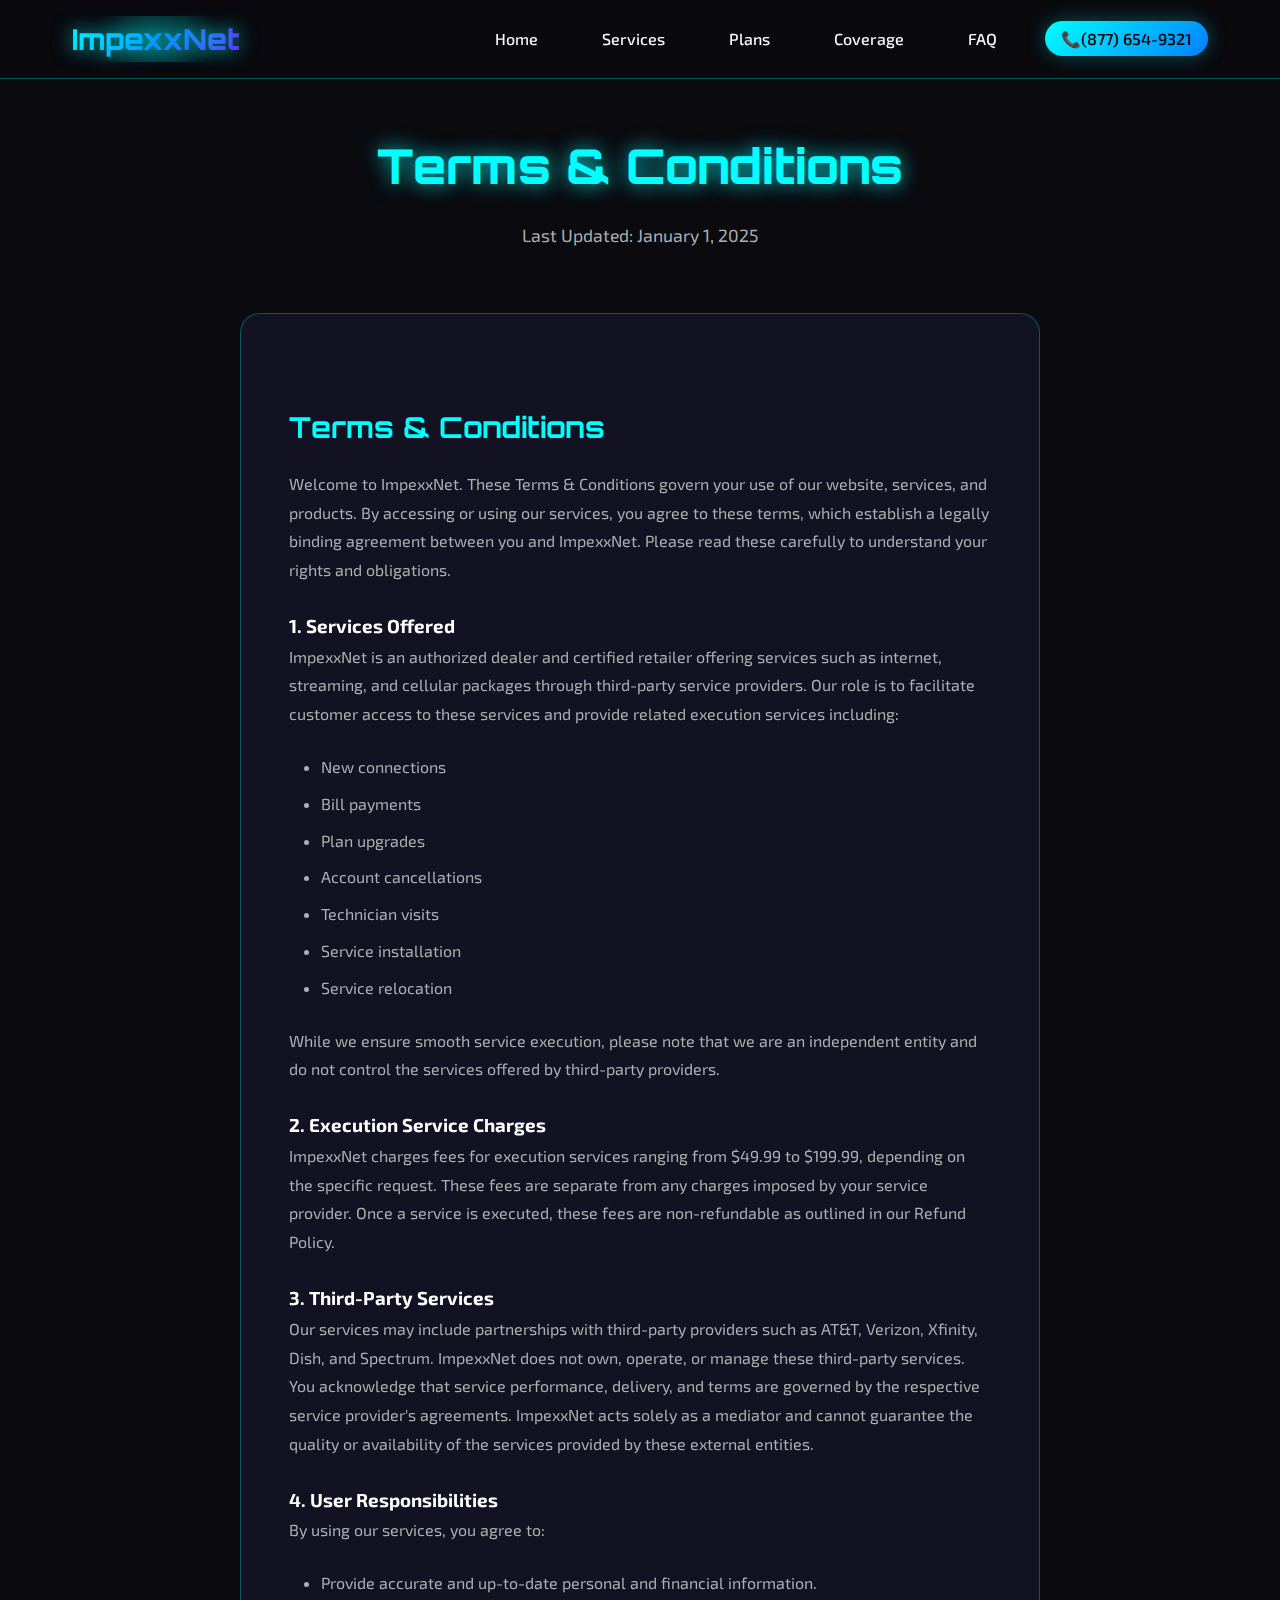
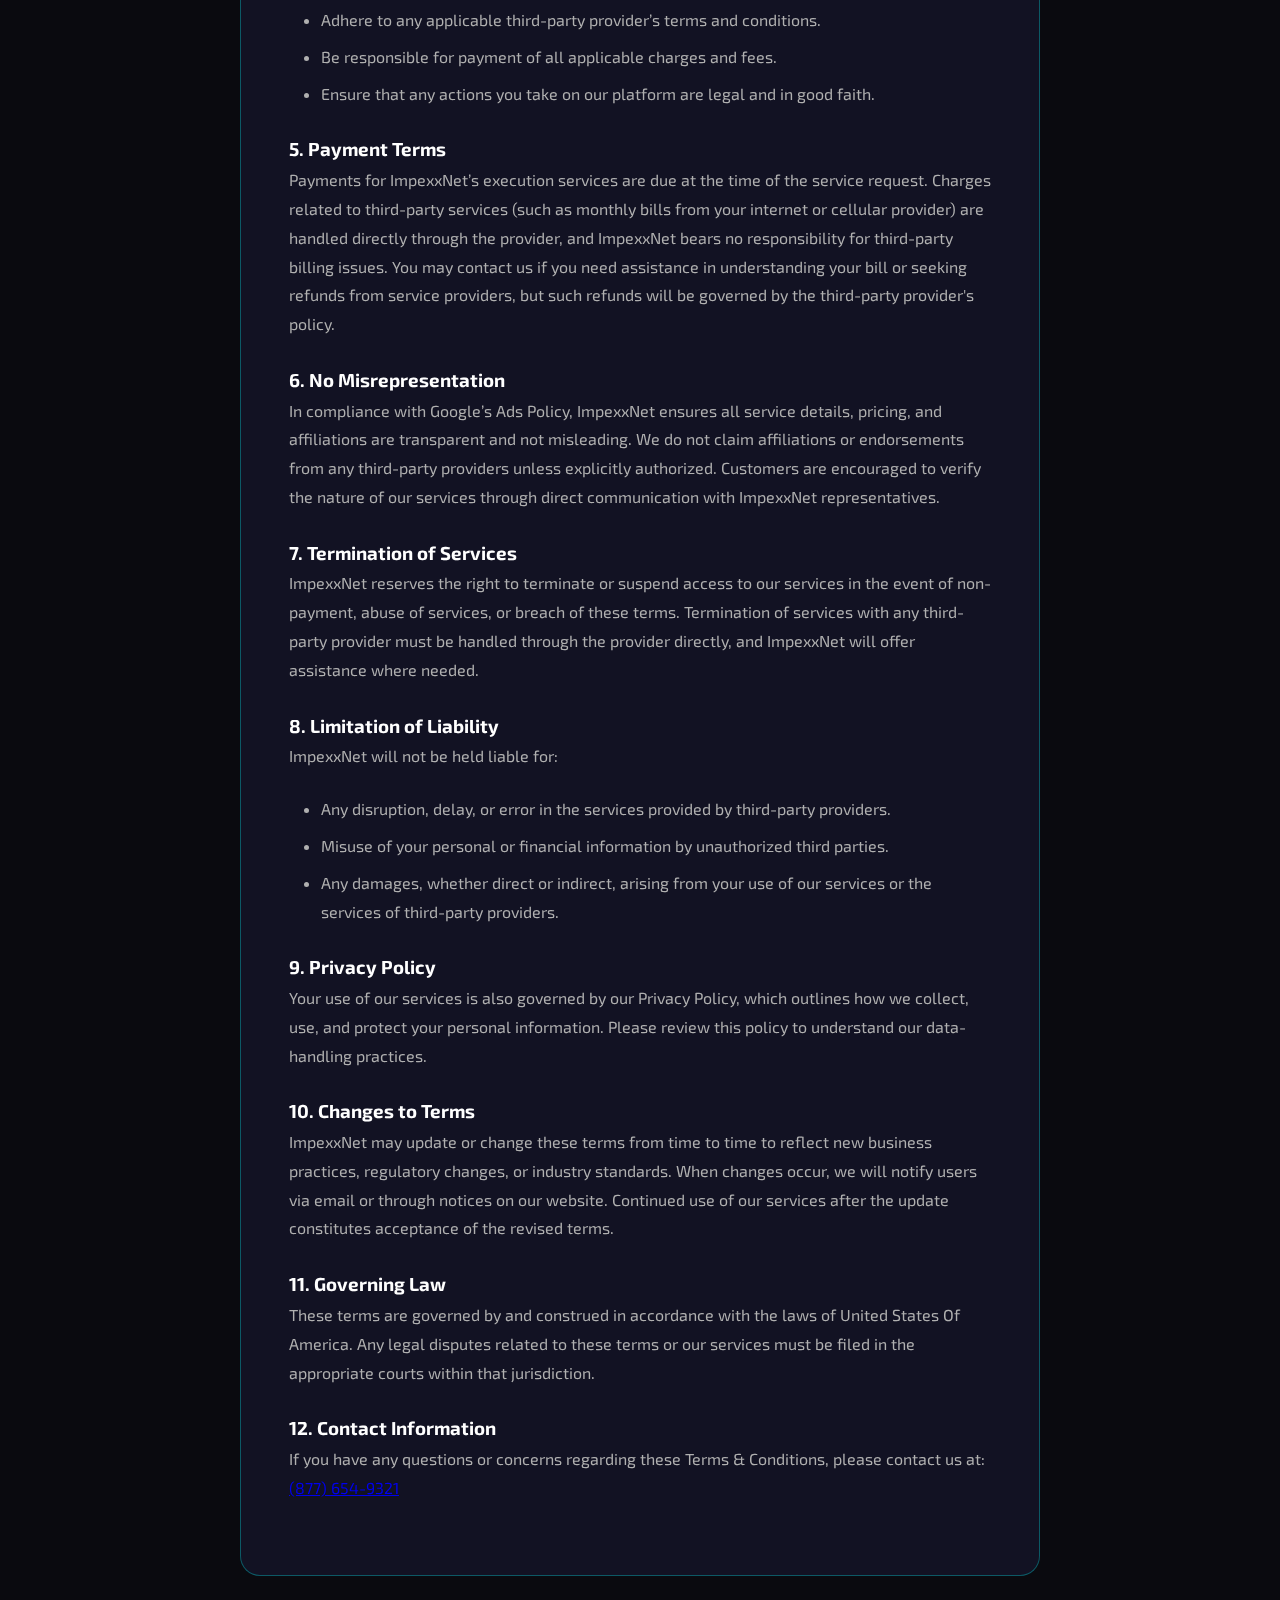
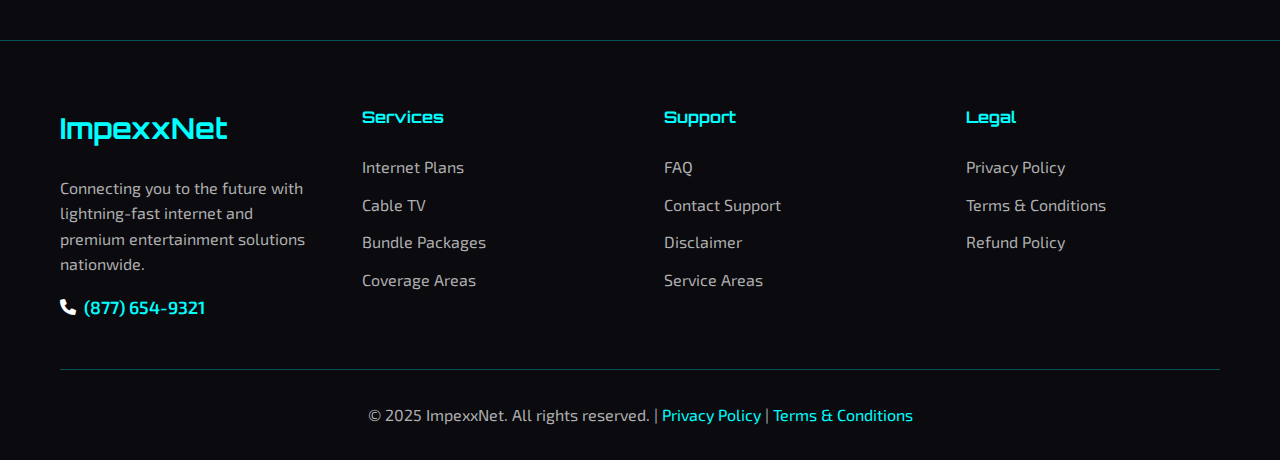
<file: terms-conditions.html>
<!DOCTYPE html>
<html lang="en">

<head>
    <meta charset="UTF-8">
    <meta name="viewport" content="width=device-width, initial-scale=1.0">
    <title>Terms & Conditions - ImpexxNet</title>
    <link rel="stylesheet" href="style.css">
    <link
        href="https://fonts.googleapis.com/css2?family=Orbitron:wght@400;500;600;700;800;900&family=Exo+2:wght@300;400;500;600;700;800&display=swap"
        rel="stylesheet">
    <link rel="stylesheet" href="https://cdnjs.cloudflare.com/ajax/libs/font-awesome/6.0.0/css/all.min.css">
</head>

<body>
    <!-- Navigation -->
    <nav class="navbar">
        <div class="nav-container">
            <div class="nav-logo">
                <a href="index.html">
                    <h2>ImpexxNet</h2>
                </a>
                <div class="logo-glow"></div>
            </div>
            <ul class="nav-menu">
                <li><a href="index.html" class="nav-link">Home</a></li>
                <li><a href="index.html#services" class="nav-link">Services</a></li>
                <li><a href="index.html#plans" class="nav-link">Plans</a></li>
                <li><a href="index.html#coverage" class="nav-link">Coverage</a></li>
                <li><a href="index.html#faq" class="nav-link">FAQ</a></li>
                <li><a href="tel:+18776549321" class="nav-link phone-link">📞(877) 654-9321 </a></li>
            </ul>
            <div class="nav-toggle">
                <span class="bar"></span>
                <span class="bar"></span>
                <span class="bar"></span>
            </div>
        </div>
    </nav>

    <!-- Legal Page Content -->
    <section class="legal-page">
        <div class="container">
            <div class="legal-header">
                <h1>Terms & Conditions</h1>
                <p class="last-updated">Last Updated: January 1, 2025</p>
            </div>

            <div class="legal-content">
                <h2>Terms & Conditions</h2>
                <p>Welcome to ImpexxNet. These Terms &amp; Conditions govern your use of our website, services, and
                    products. By accessing or using our services, you agree to these terms, which establish a legally
                    binding agreement between you and ImpexxNet. Please read these carefully to understand your rights and
                    obligations.</p>

                <h3>1. Services Offered</h3>
                <p>ImpexxNet is an authorized dealer and certified retailer offering services such as internet, streaming,
                    and cellular packages through third-party service providers. Our role is to facilitate customer
                    access to these services and provide related execution services including:</p>
                <ul>
                    <li>New connections</li>
                    <li>Bill payments</li>
                    <li>Plan upgrades</li>
                    <li>Account cancellations</li>
                    <li>Technician visits</li>
                    <li>Service installation</li>
                    <li>Service relocation</li>
                </ul>
                <p>While we ensure smooth service execution, please note that we are an independent entity and do not
                    control the services offered by third-party providers.</p>

                <h3>2. Execution Service Charges</h3>
                <p>ImpexxNet charges fees for execution services ranging from $49.99 to $199.99, depending on the specific
                    request. These fees are separate from any charges imposed by your service provider. Once a service
                    is executed, these fees are non-refundable as outlined in our Refund Policy.</p>

                <h3>3. Third-Party Services</h3>
                <p>Our services may include partnerships with third-party providers such as AT&amp;T, Verizon, Xfinity,
                    Dish, and Spectrum. ImpexxNet does not own, operate, or manage these third-party services. You
                    acknowledge that service performance, delivery, and terms are governed by the respective service
                    provider's agreements. ImpexxNet acts solely as a mediator and cannot guarantee the quality or
                    availability of the services provided by these external entities.</p>

                <h3>4. User Responsibilities</h3>
                <p>By using our services, you agree to:</p>
                <ul>
                    <li>Provide accurate and up-to-date personal and financial information.</li>
                    <li>Adhere to any applicable third-party provider’s terms and conditions.</li>
                    <li>Be responsible for payment of all applicable charges and fees.</li>
                    <li>Ensure that any actions you take on our platform are legal and in good faith.</li>
                </ul>

                <h3>5. Payment Terms</h3>
                <p>Payments for ImpexxNet’s execution services are due at the time of the service request. Charges related
                    to third-party services (such as monthly bills from your internet or cellular provider) are handled
                    directly through the provider, and ImpexxNet bears no responsibility for third-party billing issues.
                    You may contact us if you need assistance in understanding your bill or seeking refunds from service
                    providers, but such refunds will be governed by the third-party provider's policy.</p>

                <h3>6. No Misrepresentation</h3>
                <p>In compliance with Google’s Ads Policy, ImpexxNet ensures all service details, pricing, and
                    affiliations are transparent and not misleading. We do not claim affiliations or endorsements from
                    any third-party providers unless explicitly authorized. Customers are encouraged to verify the
                    nature of our services through direct communication with ImpexxNet representatives.</p>

                <h3>7. Termination of Services</h3>
                <p>ImpexxNet reserves the right to terminate or suspend access to our services in the event of
                    non-payment, abuse of services, or breach of these terms. Termination of services with any
                    third-party provider must be handled through the provider directly, and ImpexxNet will offer
                    assistance where needed.</p>

                <h3>8. Limitation of Liability</h3>
                <p>ImpexxNet will not be held liable for:</p>
                <ul>
                    <li>Any disruption, delay, or error in the services provided by third-party providers.</li>
                    <li>Misuse of your personal or financial information by unauthorized third parties.</li>
                    <li>Any damages, whether direct or indirect, arising from your use of our services or the services
                        of third-party providers.</li>
                </ul>

                <h3>9. Privacy Policy</h3>
                <p>Your use of our services is also governed by our Privacy Policy, which outlines how we collect, use,
                    and protect your personal information. Please review this policy to understand our data-handling
                    practices.</p>

                <h3>10. Changes to Terms</h3>
                <p>ImpexxNet may update or change these terms from time to time to reflect new business practices,
                    regulatory changes, or industry standards. When changes occur, we will notify users via email or
                    through notices on our website. Continued use of our services after the update constitutes
                    acceptance of the revised terms.</p>

                <h3>11. Governing Law</h3>
                <p>These terms are governed by and construed in accordance with the laws of United States Of America.
                    Any legal disputes related to these terms or our services must be filed in the appropriate courts
                    within that jurisdiction.</p>

                <h3>12. Contact Information</h3>
                <p>If you have any questions or concerns regarding these Terms &amp; Conditions, please contact us at:
                    <a href="tel:+18776549321">(877) 654-9321</a>
                </p>
            </div>
        </div>
        </div>
    </section>

    <!-- Footer -->
    <footer class="footer">
        <div class="container">
            <div class="footer-content">
                <div class="footer-section">
                    <h3>ImpexxNet</h3>
                    <p>Connecting you to the future with lightning-fast internet and premium entertainment solutions
                        nationwide.</p>
                     <div class="footer-phone">
                        <i class="fas fa-phone"></i>
                        <a href="tel:+18776549321">(877) 654-9321</a>
                    </div>
                    
                </div>
                <div class="footer-section">
                    <h4>Services</h4>
                    <ul>
                        <li><a href="index.html#plans">Internet Plans</a></li>
                        <li><a href="index.html#plans">Cable TV</a></li>
                        <li><a href="index.html#services">Bundle Packages</a></li>
                        <li><a href="index.html#coverage">Coverage Areas</a></li>
                    </ul>
                </div>
                <div class="footer-section">
                    <h4>Support</h4>
                    <ul>
                        <li><a href="index.html#faq">FAQ</a></li>
                        <li><a href="tel:+18335794219">Contact Support</a></li>
                        <li><a href="disclaimer.html">Disclaimer</a></li>
                        <li><a href="index.html#coverage">Service Areas</a></li>
                    </ul>
                </div>
                <div class="footer-section">
                    <h4>Legal</h4>
                    <ul>
                        <li><a href="privacy-policy.html">Privacy Policy</a></li>
                        <li><a href="terms-conditions.html">Terms & Conditions</a></li>
                        <li><a href="refund-policy.html">Refund Policy</a></li>

                    </ul>
                </div>
            </div>
            <div class="footer-bottom">
                <p>&copy; 2025 ImpexxNet. All rights reserved. | <a href="privacy-policy.html">Privacy Policy</a> | <a
                        href="terms-conditions.html">Terms & Conditions</a></p>
            </div>
        </div>
    </footer>

    <script src="main.js"></script>
</body>

</html>
</file>
<file: style.css>
* {
    margin: 0;
    padding: 0;
    box-sizing: border-box;
}

body {
    font-family: 'Exo 2', sans-serif;
    line-height: 1.6;
    color: #ffffff;
    overflow-x: hidden;
    background: #0a0a0f;
}

.container {
    max-width: 1200px;
    margin: 0 auto;
    padding: 0 20px;
}

/* Cyber Futuristic Color Scheme */
:root {
    --primary-cyan: #00ffff;
    --primary-blue: #0080ff;
    --primary-purple: #8000ff;
    --accent-green: #00ff80;
    --dark-bg: #0a0a0f;
    --card-bg: rgba(20, 20, 40, 0.8);
    --border-glow: rgba(0, 255, 255, 0.3);
    --text-glow: rgba(0, 255, 255, 0.8);
}

/* Navigation */
.navbar {
    position: fixed;
    top: 0;
    width: 100%;
    background: rgba(10, 10, 15, 0.95);
    backdrop-filter: blur(20px);
    z-index: 1000;
    transition: all 0.3s ease;
    border-bottom: 1px solid var(--border-glow);
}

.nav-container {
    display: flex;
    justify-content: space-between;
    align-items: center;
    padding: 1rem 2rem;
    max-width: 1200px;
    margin: 0 auto;
}

.nav-logo {
    position: relative;
}

.nav-logo a {
    text-decoration: none;
}

.nav-logo h2 {
    font-family: 'Orbitron', monospace;
    background: linear-gradient(135deg, var(--primary-cyan) 0%, var(--primary-blue) 50%, var(--primary-purple) 100%);
    -webkit-background-clip: text;
    -webkit-text-fill-color: transparent;
    background-clip: text;
    font-weight: 800;
    font-size: 1.8rem;
    text-shadow: 0 0 20px var(--text-glow);
}

.logo-glow {
    position: absolute;
    top: 0;
    left: 0;
    right: 0;
    bottom: 0;
    background: radial-gradient(circle, var(--primary-cyan) 0%, transparent 70%);
    opacity: 0.3;
    animation: pulse 3s infinite;
    z-index: -1;
}

.nav-menu {
    display: flex;
    list-style: none;
    gap: 2rem;
    align-items: center;
}

.nav-link {
    text-decoration: none;
    color: #ffffff;
    font-weight: 500;
    transition: all 0.3s ease;
    position: relative;
    padding: 0.5rem 1rem;
}

.nav-link:hover {
    color: var(--primary-cyan);
    text-shadow: 0 0 10px var(--text-glow);
}

.nav-link::before {
    content: '';
    position: absolute;
    bottom: 0;
    left: 50%;
    width: 0;
    height: 2px;
    background: linear-gradient(90deg, var(--primary-cyan), var(--primary-blue));
    transition: all 0.3s ease;
    transform: translateX(-50%);
}

.nav-link:hover::before {
    width: 100%;
}

.phone-link {
    background: linear-gradient(135deg, var(--primary-cyan) 0%, var(--primary-blue) 100%);
    color: #0a0a0f !important;
    padding: 0.5rem 1rem;
    border-radius: 25px;
    font-weight: 600;
    transition: all 0.3s ease;
    box-shadow: 0 0 20px rgba(0, 255, 255, 0.3);
}

.phone-link:hover {
    transform: translateY(-2px);
    box-shadow: 0 5px 25px rgba(0, 255, 255, 0.5);
}

.nav-toggle {
    display: none;
    flex-direction: column;
    cursor: pointer;
}

.bar {
    width: 25px;
    height: 3px;
    background: var(--primary-cyan);
    margin: 3px 0;
    transition: 0.3s;
    box-shadow: 0 0 5px var(--text-glow);
}

/* Hero Section */
.hero {
    min-height: 100vh;
    display: flex;
    align-items: center;
    position: relative;
    background: linear-gradient(135deg, #0a0a0f 0%, #1a1a2e 50%, #16213e 100%);
    overflow: hidden;
    padding-top: 80px;
}

.hero-bg {
    position: absolute;
    top: 0;
    left: 0;
    width: 100%;
    height: 100%;
    z-index: 1;
}

.cyber-grid {
    position: absolute;
    top: 0;
    left: 0;
    width: 100%;
    height: 100%;
    background-image: 
        linear-gradient(rgba(0, 255, 255, 0.1) 1px, transparent 1px),
        linear-gradient(90deg, rgba(0, 255, 255, 0.1) 1px, transparent 1px);
    background-size: 50px 50px;
    animation: gridMove 20s linear infinite;
}

.floating-particles {
    position: absolute;
    width: 100%;
    height: 100%;
    overflow: hidden;
}

.floating-particles::before,
.floating-particles::after {
    content: '';
    position: absolute;
    width: 4px;
    height: 4px;
    background: var(--primary-cyan);
    border-radius: 50%;
    box-shadow: 0 0 10px var(--primary-cyan);
    animation: float 15s infinite linear;
}

.floating-particles::before {
    top: 20%;
    left: 10%;
    animation-delay: -5s;
}

.floating-particles::after {
    top: 60%;
    right: 15%;
    animation-delay: -10s;
}

.hero-container {
    display: grid;
    grid-template-columns: 1fr auto;
    gap: 4rem;
    align-items: center;
    max-width: 1200px;
    margin: 0 auto;
    padding: 0 2rem;
    position: relative;
    z-index: 2;
}

.hero-content {
    max-width: 600px;
}

.hero-title {
    font-family: 'Orbitron', monospace;
    font-size: 3.5rem;
    font-weight: 900;
    line-height: 1.1;
    margin-bottom: 1.5rem;
    animation: fadeInUp 1s ease;
}

.glitch {
    position: relative;
    display: block;
    color: var(--primary-cyan);
    text-shadow: 0 0 20px var(--text-glow);
}

.glitch::before,
.glitch::after {
    content: attr(data-text);
    position: absolute;
    top: 0;
    left: 0;
    width: 100%;
    height: 100%;
}

.glitch::before {
    animation: glitch-1 2s infinite;
    color: var(--primary-blue);
    z-index: -1;
}

.glitch::after {
    animation: glitch-2 2s infinite;
    color: var(--primary-purple);
    z-index: -2;
}

.hero-subtitle {
    font-size: 1.3rem;
    margin-bottom: 2.5rem;
    opacity: 0.9;
    line-height: 1.6;
    animation: fadeInUp 1s ease 0.2s both;
    color: #b0b0b0;
}

.hero-buttons {
    display: flex;
    gap: 1rem;
    margin-bottom: 3rem;
    animation: fadeInUp 1s ease 0.4s both;
}

.btn {
    padding: 1rem 2rem;
    border: none;
    border-radius: 50px;
    font-weight: 600;
    text-decoration: none;
    display: inline-flex;
    align-items: center;
    gap: 0.5rem;
    transition: all 0.3s ease;
    cursor: pointer;
    font-size: 1rem;
    text-align: center;
    justify-content: center;
    position: relative;
    overflow: hidden;
}

.cyber-btn {
    background: rgba(20, 20, 40, 0.8);
    border: 2px solid var(--primary-cyan);
    color: var(--primary-cyan);
    backdrop-filter: blur(10px);
}

.cyber-btn:hover {
    transform: translateY(-3px);
    box-shadow: 0 15px 35px rgba(0, 255, 255, 0.3);
    color: #0a0a0f;
    background: var(--primary-cyan);
}

.btn-primary.cyber-btn {
    background: linear-gradient(135deg, var(--primary-cyan) 0%, var(--primary-blue) 100%);
    color: #0a0a0f;
    border: none;
}

.btn-secondary.cyber-btn {
    background: transparent;
    border: 2px solid var(--primary-cyan);
    color: var(--primary-cyan);
}

.btn-outline.cyber-btn {
    background: transparent;
    border: 2px solid var(--primary-cyan);
    color: var(--primary-cyan);
}

.btn-large {
    padding: 1.2rem 2.5rem;
    font-size: 1.1rem;
}

.btn-glow {
    position: absolute;
    top: 0;
    left: -100%;
    width: 100%;
    height: 100%;
    background: linear-gradient(90deg, transparent, rgba(255, 255, 255, 0.2), transparent);
    transition: left 0.5s;
}

.cyber-btn:hover .btn-glow {
    left: 100%;
}

.hero-stats {
    display: flex;
    flex-direction: column;
    gap: 2rem;
    animation: fadeInUp 1s ease 0.6s both;
}

.stat-card {
    background: var(--card-bg);
    backdrop-filter: blur(20px);
    border: 1px solid var(--border-glow);
    border-radius: 20px;
    padding: 2rem;
    text-align: center;
    position: relative;
    overflow: hidden;
    min-width: 200px;
}

.stat-card::before {
    content: '';
    position: absolute;
    top: 0;
    left: 0;
    right: 0;
    bottom: 0;
    background: linear-gradient(45deg, transparent, rgba(0, 255, 255, 0.1), transparent);
    animation: shimmer 3s infinite;
}

.stat-number {
    font-family: 'Orbitron', monospace;
    font-size: 2.5rem;
    font-weight: 800;
    color: var(--primary-cyan);
    text-shadow: 0 0 20px var(--text-glow);
    margin-bottom: 0.5rem;
}

.stat-label {
    font-size: 1rem;
    color: #b0b0b0;
    font-weight: 500;
}

.stat-glow {
    position: absolute;
    top: 50%;
    left: 50%;
    width: 100px;
    height: 100px;
    background: radial-gradient(circle, var(--primary-cyan) 0%, transparent 70%);
    opacity: 0.2;
    transform: translate(-50%, -50%);
    animation: pulse 3s infinite;
}

/* Services Section with Spider Web */
.services {
    padding: 6rem 0;
    background: var(--dark-bg);
    position: relative;
    z-index: 10;
}

.spider-web-bg {
    position: absolute;
    top: 0;
    left: 0;
    width: 100%;
    height: 100%;
    z-index: 1;
    opacity: 0.3;
    pointer-events: none;
}

.spider-web {
    width: 100%;
    height: 100%;
    position: absolute;
    top: 0;
    left: 0;
}

.web-line {
    animation: webPulse 4s infinite ease-in-out;
}

.web-circle {
    animation: webPulse 4s infinite ease-in-out;
    animation-delay: 0.5s;
}

.web-node {
    animation: nodePulse 2s infinite ease-in-out;
}

.center-node {
    animation: centerPulse 3s infinite ease-in-out;
}

.services .container {
    position: relative;
    z-index: 2;
}

.section-title {
    text-align: center;
    font-family: 'Orbitron', monospace;
    font-size: 2.8rem;
    font-weight: 800;
    margin-bottom: 1rem;
    color: var(--primary-cyan);
    text-shadow: 0 0 20px var(--text-glow);
}

.cyber-title {
    background: linear-gradient(135deg, var(--primary-cyan) 0%, var(--primary-blue) 50%, var(--primary-purple) 100%);
    -webkit-background-clip: text;
    -webkit-text-fill-color: transparent;
    background-clip: text;
}

.section-subtitle {
    text-align: center;
    font-size: 1.2rem;
    color: #b0b0b0;
    margin-bottom: 4rem;
}

.services-grid {
    display: grid;
    grid-template-columns: repeat(auto-fit, minmax(300px, 1fr));
    gap: 2.5rem;
}

.service-card {
    background: var(--card-bg);
    backdrop-filter: blur(20px);
    padding: 2.5rem;
    border-radius: 20px;
    text-align: center;
    border: 1px solid var(--border-glow);
    transition: all 0.3s ease;
    position: relative;
    overflow: hidden;
}

.cyber-card {
    background: var(--card-bg);
    backdrop-filter: blur(20px);
    border: 1px solid var(--border-glow);
    position: relative;
    overflow: hidden;
}

.cyber-card::before {
    content: '';
    position: absolute;
    top: 0;
    left: -100%;
    width: 100%;
    height: 100%;
    background: linear-gradient(90deg, transparent, rgba(0, 255, 255, 0.1), transparent);
    transition: left 0.5s;
}

.cyber-card:hover::before {
    left: 100%;
}

.cyber-card:hover {
    transform: translateY(-10px);
    box-shadow: 0 20px 50px rgba(0, 255, 255, 0.2);
    border-color: var(--primary-cyan);
}

.service-icon {
    width: 80px;
    height: 80px;
    background: linear-gradient(135deg, var(--primary-cyan) 0%, var(--primary-blue) 100%);
    border-radius: 20px;
    display: flex;
    align-items: center;
    justify-content: center;
    margin: 0 auto 1.5rem;
    color: #0a0a0f;
    font-size: 2rem;
    position: relative;
    overflow: hidden;
}

.feature-icon {
    width: 70px;
    height: 70px;
    background: linear-gradient(135deg, var(--primary-cyan) 0%, var(--primary-blue) 100%);
    border-radius: 15px;
    display: flex;
    align-items: center;
    justify-content: center;
    margin: 0 auto 1.5rem;
    color: #0a0a0f;
    font-size: 1.8rem;
    position: relative;
    overflow: hidden;
}

.icon-glow {
    position: absolute;
    top: 0;
    left: 0;
    right: 0;
    bottom: 0;
    background: radial-gradient(circle, var(--primary-cyan) 0%, transparent 70%);
    opacity: 0.3;
    animation: pulse 3s infinite;
}

.service-card h3,
.feature-card h3 {
    font-size: 1.5rem;
    margin-bottom: 1rem;
    color: var(--primary-cyan);
    font-weight: 700;
    font-family: 'Orbitron', monospace;
}

.service-card p,
.feature-card p {
    color: #b0b0b0;
    line-height: 1.7;
    font-size: 1rem;
}

/* Plans Section */
.plans {
    padding: 6rem 0;
    background: linear-gradient(135deg, #0a0a0f 0%, #1a1a2e 100%);
    position: relative;
    z-index: 10;
}

.plans-grid {
    display: grid;
    grid-template-columns: repeat(auto-fit, minmax(300px, 1fr));
    gap: 2.5rem;
    max-width: 1100px;
    margin: 0 auto;
}

.plan-card {
    background: var(--card-bg);
    backdrop-filter: blur(20px);
    border-radius: 20px;
    padding: 2.5rem;
    text-align: center;
    border: 1px solid var(--border-glow);
    transition: all 0.3s ease;
    position: relative;
    overflow: hidden;
}

.plan-card.featured {
    background: linear-gradient(135deg, rgba(0, 255, 255, 0.1) 0%, rgba(0, 128, 255, 0.1) 100%);
    border: 2px solid var(--primary-cyan);
    transform: scale(1.05);
    box-shadow: 0 20px 50px rgba(0, 255, 255, 0.3);
}

.plan-card.featured:hover {
    transform: scale(1.05) translateY(-5px);
}

.plan-badge {
    position: absolute;
    top: -15px;
    left: 50%;
    transform: translateX(-50%);
    background: linear-gradient(135deg, var(--accent-green) 0%, var(--primary-cyan) 100%);
    color: #0a0a0f;
    padding: 0.5rem 1.5rem;
    border-radius: 25px;
    font-size: 0.9rem;
    font-weight: 700;
    box-shadow: 0 5px 15px rgba(0, 255, 128, 0.3);
}

.plan-header h3 {
    font-family: 'Orbitron', monospace;
    font-size: 2rem;
    margin-bottom: 0.5rem;
    font-weight: 800;
    color: var(--primary-cyan);
}

.plan-description {
    font-size: 1rem;
    opacity: 0.8;
    margin-bottom: 2rem;
    color: #b0b0b0;
}

.plan-price {
    margin-bottom: 2rem;
}

.price {
    font-family: 'Orbitron', monospace;
    font-size: 3.5rem;
    font-weight: 800;
    color: var(--primary-cyan);
    text-shadow: 0 0 20px var(--text-glow);
}

.period {
    font-size: 1.1rem;
    opacity: 0.8;
    font-weight: 500;
    color: #b0b0b0;
}

.plan-features ul {
    list-style: none;
    margin-bottom: 2.5rem;
    text-align: left;
}

.plan-features li {
    padding: 0.75rem 0;
    font-size: 1rem;
    display: flex;
    align-items: center;
    gap: 0.75rem;
    color: #b0b0b0;
}

.plan-features i {
    color: var(--accent-green);
    font-size: 1rem;
    width: 16px;
}

/* Contact Section */
.contact {
    padding: 6rem 0;
    background: linear-gradient(135deg, var(--primary-cyan) 0%, var(--primary-blue) 50%, var(--primary-purple) 100%);
    color: #0a0a0f;
    position: relative;
    z-index: 10;
    overflow: hidden;
}

.contact::before {
    content: '';
    position: absolute;
    top: 0;
    left: 0;
    right: 0;
    bottom: 0;
    background: url('data:image/svg+xml,<svg xmlns="http://www.w3.org/2000/svg" viewBox="0 0 100 100"><circle cx="50" cy="50" r="2" fill="rgba(255,255,255,0.1)"/></svg>') repeat;
    animation: float 20s infinite linear;
}

.contact-content {
    display: grid;
    grid-template-columns: 1fr auto;
    gap: 4rem;
    align-items: center;
    position: relative;
    z-index: 2;
}

.contact-text h2 {
    font-family: 'Orbitron', monospace;
    font-size: 3rem;
    font-weight: 800;
    margin-bottom: 1.5rem;
    text-shadow: 0 0 20px rgba(0, 0, 0, 0.3);
}

.contact-text p {
    font-size: 1.3rem;
    margin-bottom: 3rem;
    opacity: 0.9;
    line-height: 1.6;
}

.contact-buttons {
    display: flex;
    gap: 1.5rem;
    margin-bottom: 3rem;
    flex-wrap: wrap;
}

.contact .cyber-btn {
    background: rgba(10, 10, 15, 0.9);
    color: var(--primary-cyan);
    border: 2px solid rgba(10, 10, 15, 0.9);
}

.contact .btn-primary.cyber-btn {
    background: rgba(10, 10, 15, 0.9);
    color: var(--primary-cyan);
}

.contact .cyber-btn:hover {
    background: #0a0a0f;
    transform: translateY(-3px);
    box-shadow: 0 15px 35px rgba(0, 0, 0, 0.3);
}

.contact-features {
    display: grid;
    grid-template-columns: repeat(auto-fit, minmax(200px, 1fr));
    gap: 2rem;
}

.contact-feature {
    display: flex;
    align-items: center;
    gap: 0.75rem;
    font-size: 1rem;
    font-weight: 500;
}

.contact-feature i {
    color: var(--accent-green);
    font-size: 1.2rem;
}

.contact-stats {
    display: flex;
    flex-direction: column;
    gap: 2rem;
}

.contact .stat-card {
    background: rgba(10, 10, 15, 0.8);
    backdrop-filter: blur(20px);
    border: 1px solid rgba(0, 255, 255, 0.3);
    min-width: 200px;
}

.contact .stat-number {
    color: var(--primary-cyan);
}

.contact .stat-label {
    color: #b0b0b0;
}

/* Features Section */
.features {
    padding: 6rem 0;
    background: linear-gradient(135deg, #0a0a0f 0%, #1a1a2e 100%);
    position: relative;
    z-index: 10;
}

.features-grid {
    display: grid;
    grid-template-columns: repeat(auto-fit, minmax(300px, 1fr));
    gap: 2.5rem;
}

.feature-card {
    background: var(--card-bg);
    backdrop-filter: blur(20px);
    padding: 2.5rem;
    border-radius: 20px;
    text-align: center;
    border: 1px solid var(--border-glow);
    transition: all 0.3s ease;
    position: relative;
    overflow: hidden;
}

/* FAQ Section */
.faq {
    padding: 6rem 0;
    background: var(--dark-bg);
    position: relative;
    z-index: 10;
}

.faq-container {
    max-width: 800px;
    margin: 0 auto;
}

.faq-item {
    background: var(--card-bg);
    backdrop-filter: blur(20px);
    border-radius: 15px;
    margin-bottom: 1rem;
    border: 1px solid var(--border-glow);
    overflow: hidden;
    transition: all 0.3s ease;
}

.faq-item:hover {
    border-color: var(--primary-cyan);
    box-shadow: 0 10px 30px rgba(0, 255, 255, 0.2);
}

.faq-question {
    padding: 1.5rem 2rem;
    cursor: pointer;
    display: flex;
    justify-content: space-between;
    align-items: center;
    transition: all 0.3s ease;
}

.faq-question:hover {
    background: rgba(0, 255, 255, 0.05);
}

.faq-question h3 {
    font-size: 1.2rem;
    color: var(--primary-cyan);
    font-weight: 600;
    font-family: 'Orbitron', monospace;
}

.faq-question i {
    color: var(--primary-cyan);
    transition: transform 0.3s ease;
}

.faq-item.active .faq-question i {
    transform: rotate(180deg);
}

.faq-answer {
    padding: 0 2rem;
    max-height: 0;
    overflow: hidden;
    transition: all 0.3s ease;
}

.faq-item.active .faq-answer {
    padding: 0 2rem 1.5rem;
    max-height: 200px;
}

.faq-answer p {
    color: #b0b0b0;
    line-height: 1.7;
}

/* Footer */
.footer {
    background: #0a0a0f;
    color: white;
    padding: 4rem 0 2rem;
    border-top: 1px solid var(--border-glow);
    position: relative;
    z-index: 10;
}

.footer-content {
    display: grid;
    grid-template-columns: repeat(auto-fit, minmax(250px, 1fr));
    gap: 3rem;
    margin-bottom: 3rem;
}

.footer-section h3,
.footer-section h4 {
    margin-bottom: 1.5rem;
    color: var(--primary-cyan);
    font-weight: 700;
    font-family: 'Orbitron', monospace;
}

.footer-section h3 {
    font-size: 1.8rem;
}

.footer-section p {
    color: #b0b0b0;
    line-height: 1.6;
    margin-bottom: 1rem;
}

.footer-phone {
    display: flex;
    align-items: center;
    gap: 0.5rem;
    margin-top: 1rem;
}

.footer-phone a {
    color: var(--primary-cyan);
    text-decoration: none;
    font-weight: 600;
    font-size: 1.1rem;
}

.footer-section ul {
    list-style: none;
}

.footer-section ul li {
    margin-bottom: 0.75rem;
}

.footer-section ul li a {
    color: #b0b0b0;
    text-decoration: none;
    transition: color 0.3s ease;
}

.footer-section ul li a:hover {
    color: var(--primary-cyan);
    text-shadow: 0 0 10px var(--text-glow);
}

.footer-bottom {
    text-align: center;
    padding-top: 2rem;
    border-top: 1px solid var(--border-glow);
    color: #b0b0b0;
}

.footer-bottom a {
    color: var(--primary-cyan);
    text-decoration: none;
}

/* Legal Pages */
.legal-page {
    padding: 8rem 0 4rem;
    background: var(--dark-bg);
    position: relative;
    z-index: 10;
}

.legal-header {
    text-align: center;
    margin-bottom: 4rem;
}

.legal-header h1 {
    font-family: 'Orbitron', monospace;
    font-size: 3rem;
    font-weight: 800;
    color: var(--primary-cyan);
    margin-bottom: 1rem;
    text-shadow: 0 0 20px var(--text-glow);
}

.last-updated {
    color: #b0b0b0;
    font-size: 1.1rem;
}

.legal-content {
    max-width: 800px;
    margin: 0 auto;
    line-height: 1.8;
    background: var(--card-bg);
    backdrop-filter: blur(20px);
    padding: 3rem;
    border-radius: 20px;
    border: 1px solid var(--border-glow);
}

.legal-content h2 {
    font-family: 'Orbitron', monospace;
    font-size: 1.8rem;
    font-weight: 700;
    color: var(--primary-cyan);
    margin: 2.5rem 0 1rem;
}

.legal-content p {
    margin-bottom: 1.5rem;
    color: #b0b0b0;
}

.legal-content ul {
    margin-bottom: 1.5rem;
    padding-left: 2rem;
}

.legal-content li {
    margin-bottom: 0.5rem;
    color: #b0b0b0;
}

.contact-info {
    background: rgba(0, 255, 255, 0.1);
    padding: 2rem;
    border-radius: 15px;
    margin: 2rem 0;
    border-left: 4px solid var(--primary-cyan);
}

.contact-info p {
    margin-bottom: 0.5rem;
}

.contact-info a {
    color: var(--primary-cyan);
    text-decoration: none;
    font-weight: 600;
}

/* Animations */
@keyframes fadeInUp {
    from {
        opacity: 0;
        transform: translateY(30px);
    }
    to {
        opacity: 1;
        transform: translateY(0);
    }
}

@keyframes pulse {
    0%, 100% {
        opacity: 0.3;
        transform: scale(1);
    }
    50% {
        opacity: 0.8;
        transform: scale(1.1);
    }
}

@keyframes glitch-1 {
    0%, 100% {
        transform: translate(0);
    }
    20% {
        transform: translate(-2px, 2px);
    }
    40% {
        transform: translate(-2px, -2px);
    }
    60% {
        transform: translate(2px, 2px);
    }
    80% {
        transform: translate(2px, -2px);
    }
}

@keyframes glitch-2 {
    0%, 100% {
        transform: translate(0);
    }
    20% {
        transform: translate(2px, -2px);
    }
    40% {
        transform: translate(2px, 2px);
    }
    60% {
        transform: translate(-2px, -2px);
    }
    80% {
        transform: translate(-2px, 2px);
    }
}

@keyframes gridMove {
    0% {
        transform: translate(0, 0);
    }
    100% {
        transform: translate(50px, 50px);
    }
}

@keyframes float {
    0% {
        transform: translateY(0px) rotate(0deg);
        opacity: 1;
    }
    100% {
        transform: translateY(-1000px) rotate(720deg);
        opacity: 0;
    }
}

@keyframes shimmer {
    0% {
        transform: translateX(-100%);
    }
    100% {
        transform: translateX(100%);
    }
}

@keyframes webPulse {
    0%, 100% {
        stroke-opacity: 0.3;
        stroke-width: 1;
    }
    50% {
        stroke-opacity: 0.8;
        stroke-width: 2;
    }
}

@keyframes nodePulse {
    0%, 100% {
        r: 5;
        fill-opacity: 0.6;
    }
    50% {
        r: 8;
        fill-opacity: 1;
    }
}

@keyframes centerPulse {
    0%, 100% {
        r: 8;
        fill-opacity: 0.8;
    }
    50% {
        r: 12;
        fill-opacity: 1;
    }
}

/* Responsive Design */
@media (max-width: 1024px) {
    .hero-container {
        grid-template-columns: 1fr;
        text-align: center;
        gap: 3rem;
    }
    
    .hero-stats {
        flex-direction: row;
        justify-content: center;
        flex-wrap: wrap;
        gap: 1.5rem;
    }
    
    .contact-content {
        grid-template-columns: 1fr;
        gap: 3rem;
        text-align: center;
    }
    
    .contact-stats {
        flex-direction: row;
        justify-content: center;
        flex-wrap: wrap;
        gap: 1.5rem;
    }
}

@media (max-width: 768px) {
    .nav-container {
        padding: 1rem;
    }
    
    .nav-menu {
        position: fixed;
        left: -100%;
        top: 70px;
        flex-direction: column;
        background: rgba(10, 10, 15, 0.98);
        backdrop-filter: blur(20px);
        width: 100%;
        text-align: center;
        transition: 0.3s;
        border: 1px solid var(--border-glow);
        padding: 2rem 0;
        gap: 1rem;
    }

    .nav-menu.active {
        left: 0;
    }

    .nav-toggle {
        display: flex;
    }

    .nav-toggle.active .bar:nth-child(2) {
        opacity: 0;
    }

    .nav-toggle.active .bar:nth-child(1) {
        transform: translateY(8px) rotate(45deg);
    }

    .nav-toggle.active .bar:nth-child(3) {
        transform: translateY(-8px) rotate(-45deg);
    }

    .hero {
        padding-top: 100px;
        min-height: auto;
        padding-bottom: 4rem;
    }

    .hero-container {
        padding: 0 1rem;
        gap: 2rem;
    }

    .hero-title {
        font-size: 2.5rem;
    }

    .hero-subtitle {
        font-size: 1.1rem;
    }

    .hero-buttons {
        flex-direction: column;
        align-items: center;
        gap: 1rem;
    }

    .btn {
        width: 100%;
        max-width: 280px;
    }

    .stat-card {
        min-width: 150px;
        padding: 1.5rem;
    }

    .stat-number {
        font-size: 2rem;
    }

    .section-title {
        font-size: 2.2rem;
    }

    .services-grid,
    .features-grid {
        grid-template-columns: 1fr;
        gap: 2rem;
    }

    .plans-grid {
        grid-template-columns: 1fr;
        gap: 2rem;
    }

    .plan-card.featured {
        transform: none;
    }

    .plan-card.featured:hover {
        transform: translateY(-5px);
    }

    .contact-features {
        grid-template-columns: 1fr;
        gap: 1.5rem;
    }

    .contact-buttons {
        flex-direction: column;
        align-items: center;
        gap: 1rem;
    }

    .contact-text h2 {
        font-size: 2.2rem;
    }

    .footer-content {
        grid-template-columns: 1fr;
        gap: 2rem;
    }

    .legal-content {
        padding: 2rem;
        margin: 0 1rem;
    }

    .legal-header h1 {
        font-size: 2.2rem;
    }

    .legal-content h2 {
        font-size: 1.5rem;
    }

    .nav-menu li {
        margin: 0.5rem 0;
    }
    
    .nav-link {
        display: block;
        padding: 1rem;
        border-radius: 10px;
        transition: all 0.3s ease;
    }
    
    .nav-link:hover {
        background: rgba(0, 255, 255, 0.1);
    }
    
    .phone-link {
        margin-top: 1rem;
        display: inline-block;
    }
}

@media (max-width: 480px) {
    .hero-title {
        font-size: 2rem;
        line-height: 1.2;
    }

    .section-title {
        font-size: 1.8rem;
    }

    .plan-card,
    .service-card,
    .feature-card {
        padding: 2rem;
    }

    .price {
        font-size: 2.8rem;
    }

    .stat-card {
        min-width: 120px;
        padding: 1rem;
    }

    .stat-number {
        font-size: 1.8rem;
    }

    .contact-text h2 {
        font-size: 1.8rem;
    }

    .contact-text p {
        font-size: 1.1rem;
    }

    .hero-container {
        padding: 0 1rem;
    }

    .container {
        padding: 0 15px;
    }
}

/* Ensure all sections are visible */
.services,
.plans,
.contact,
.features,
.faq,
.footer {
    position: relative;
    z-index: 1;
}

/* Ensure proper stacking context */
.hero {
    position: relative;
    z-index: 1;
}
</file>
